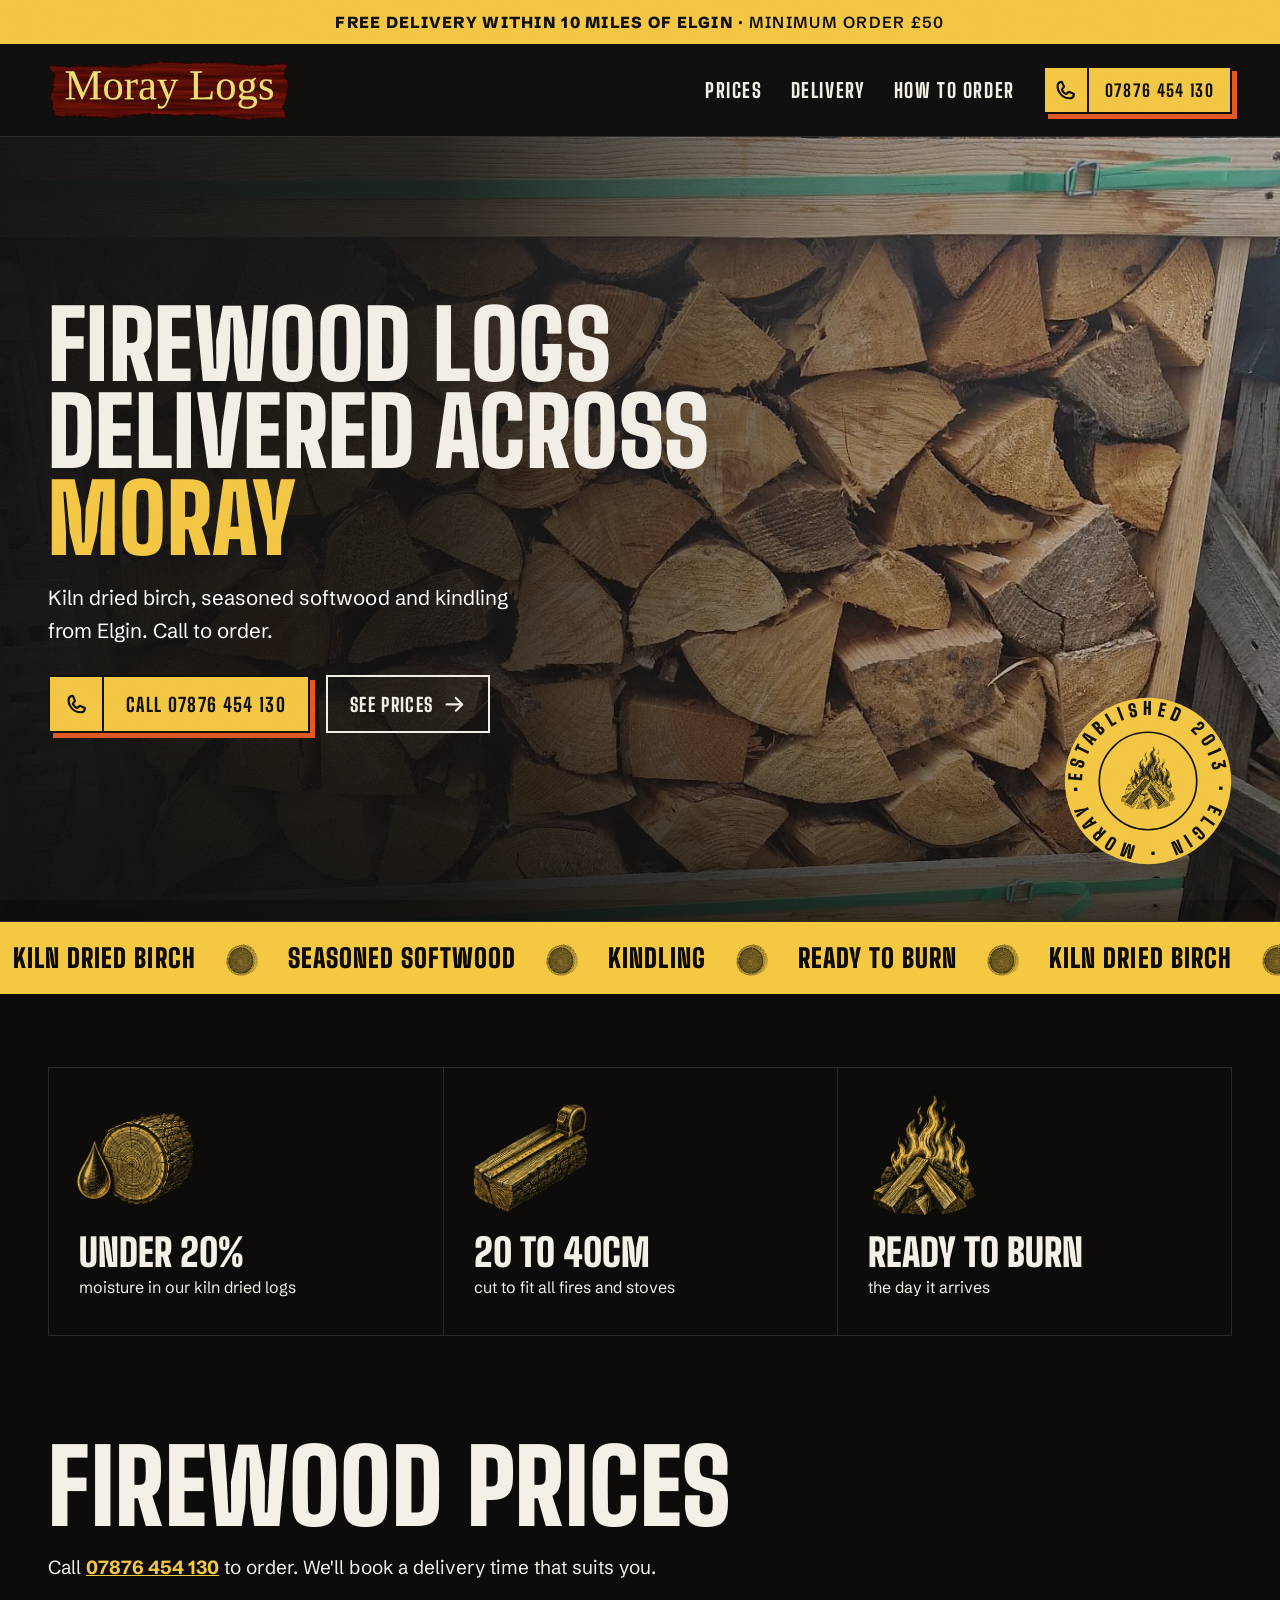
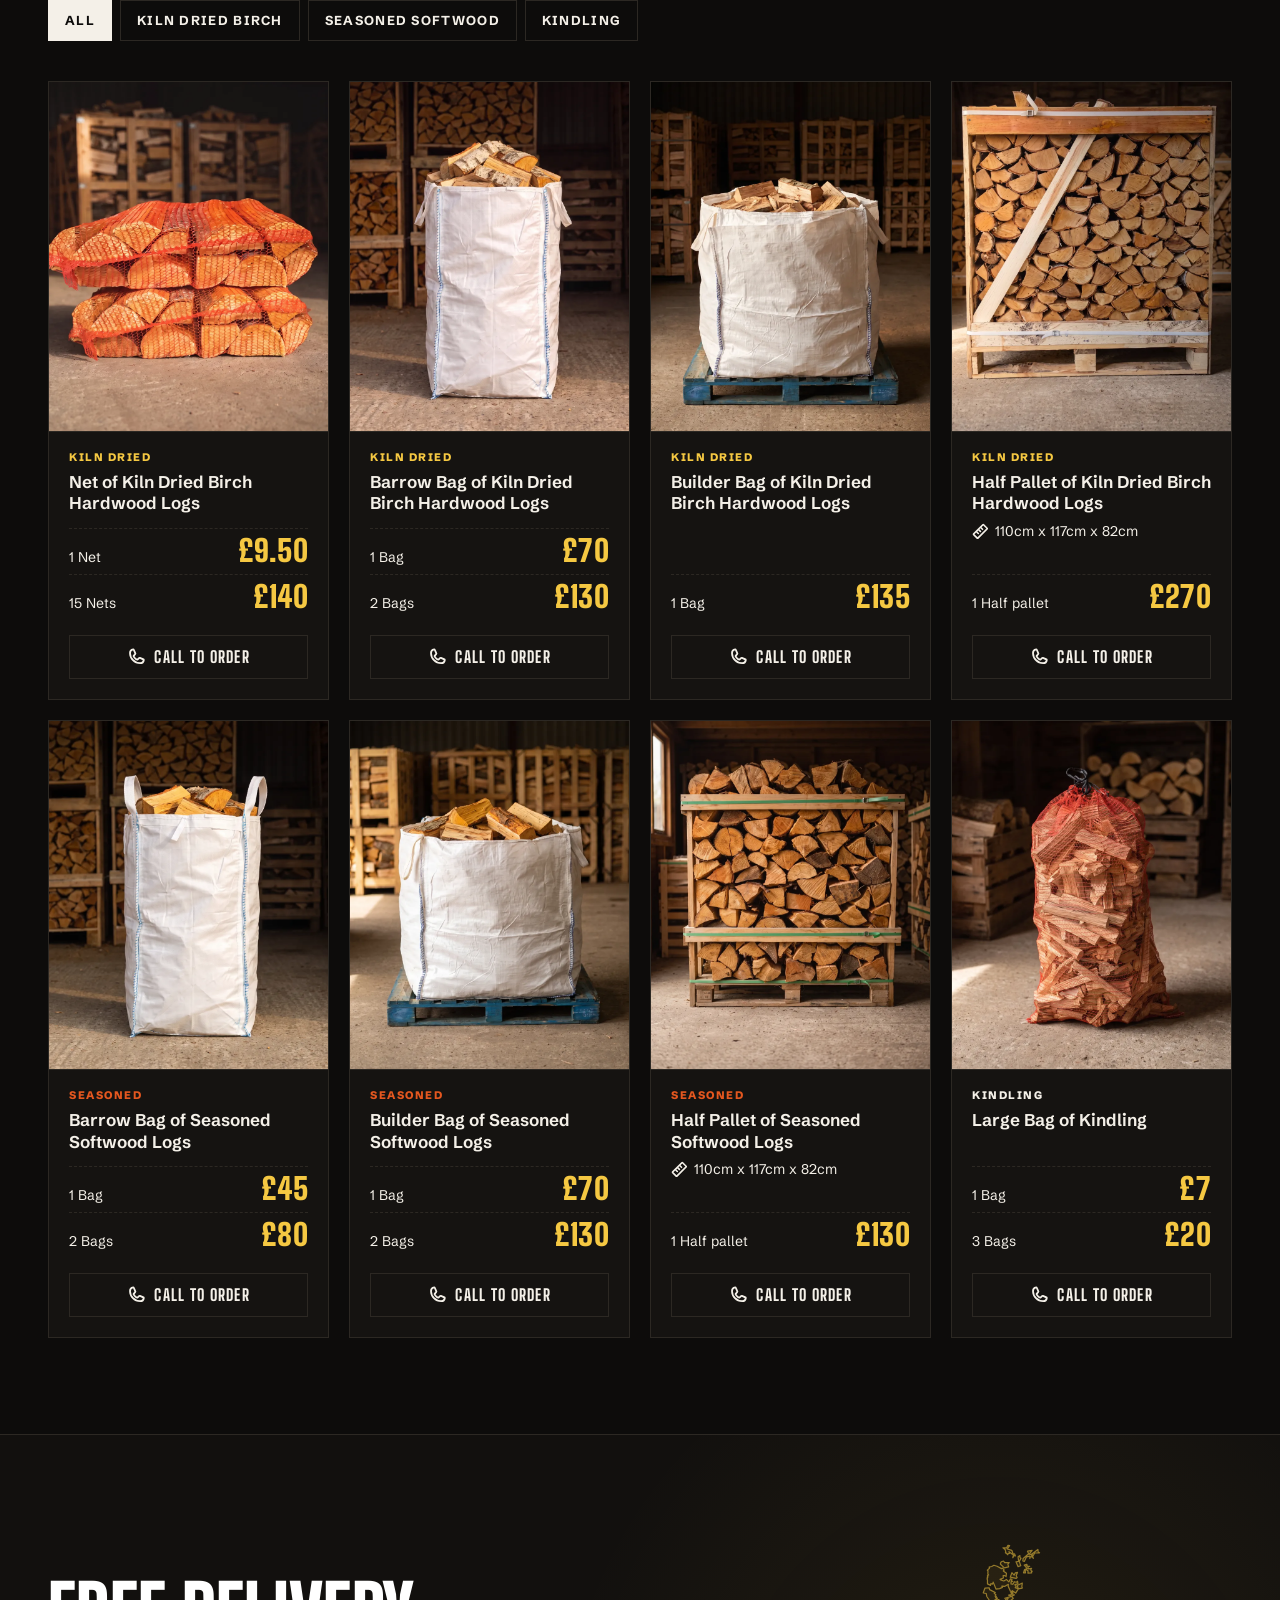
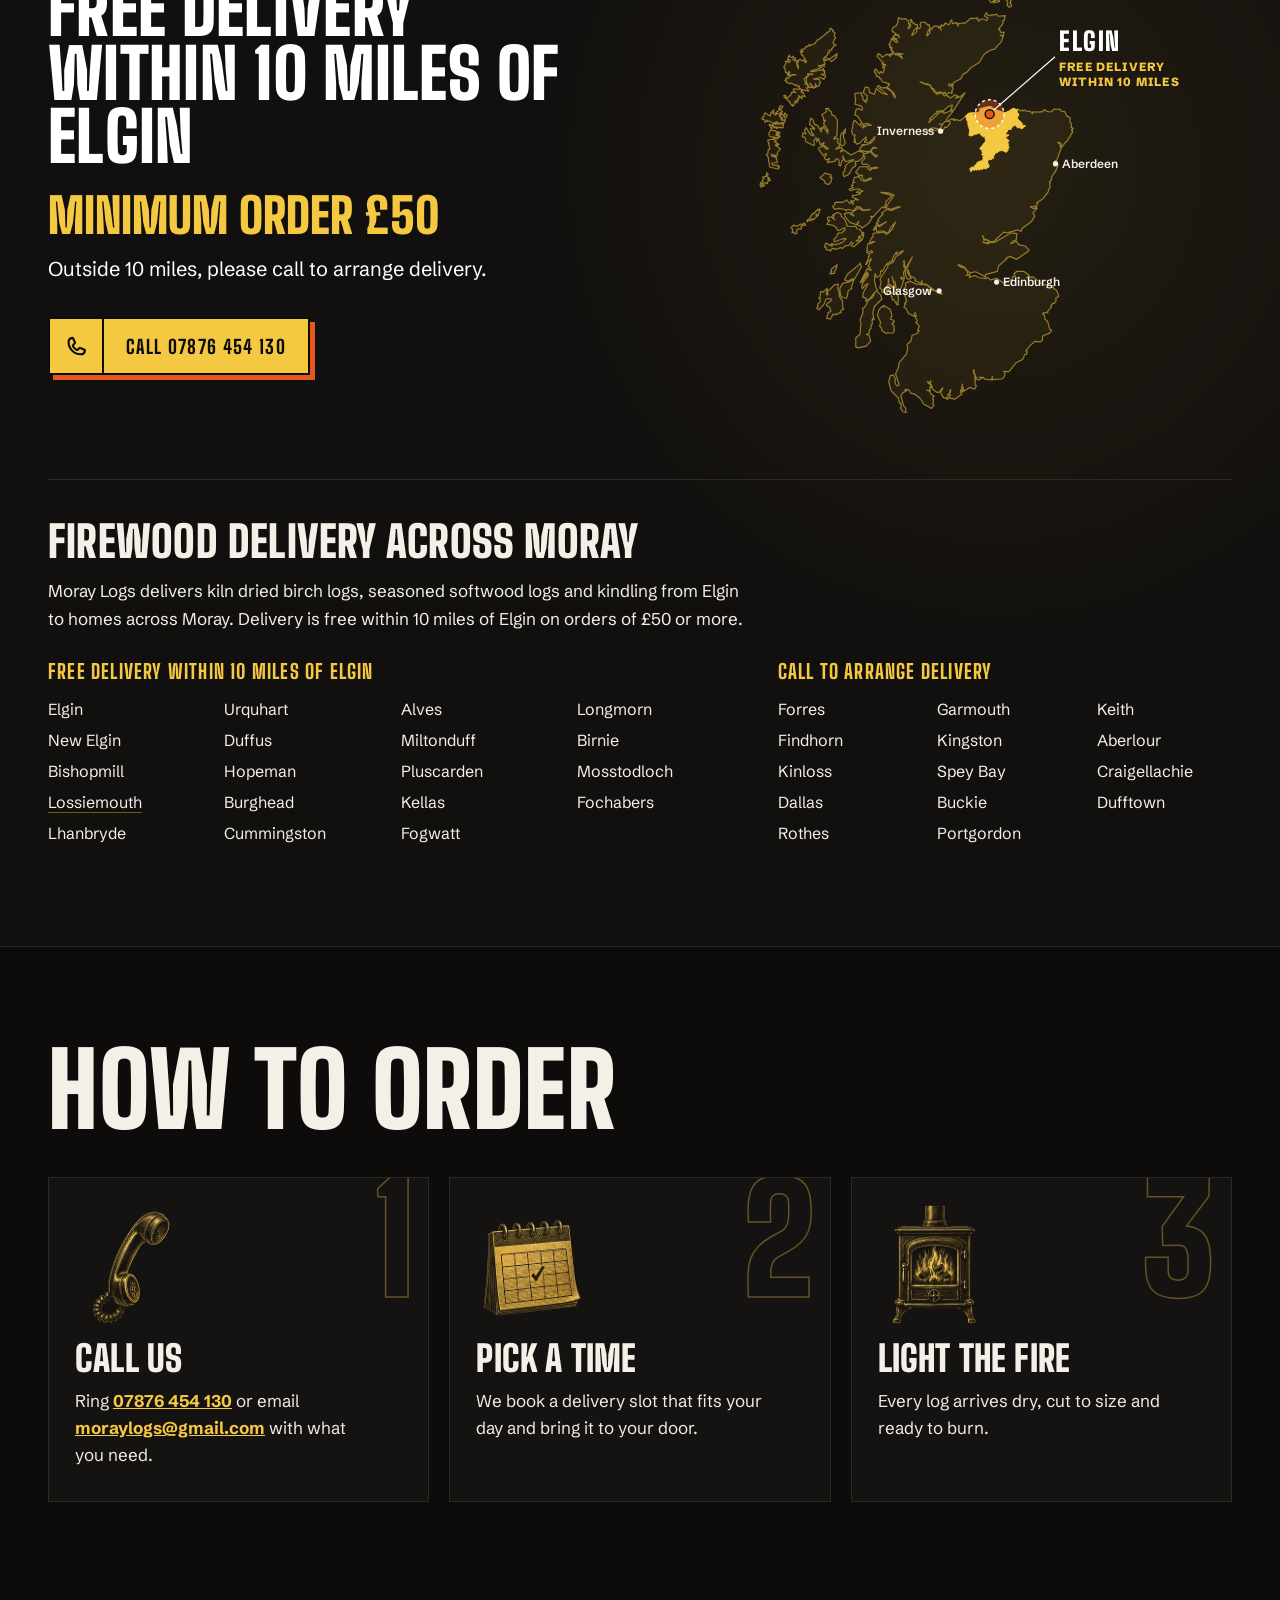
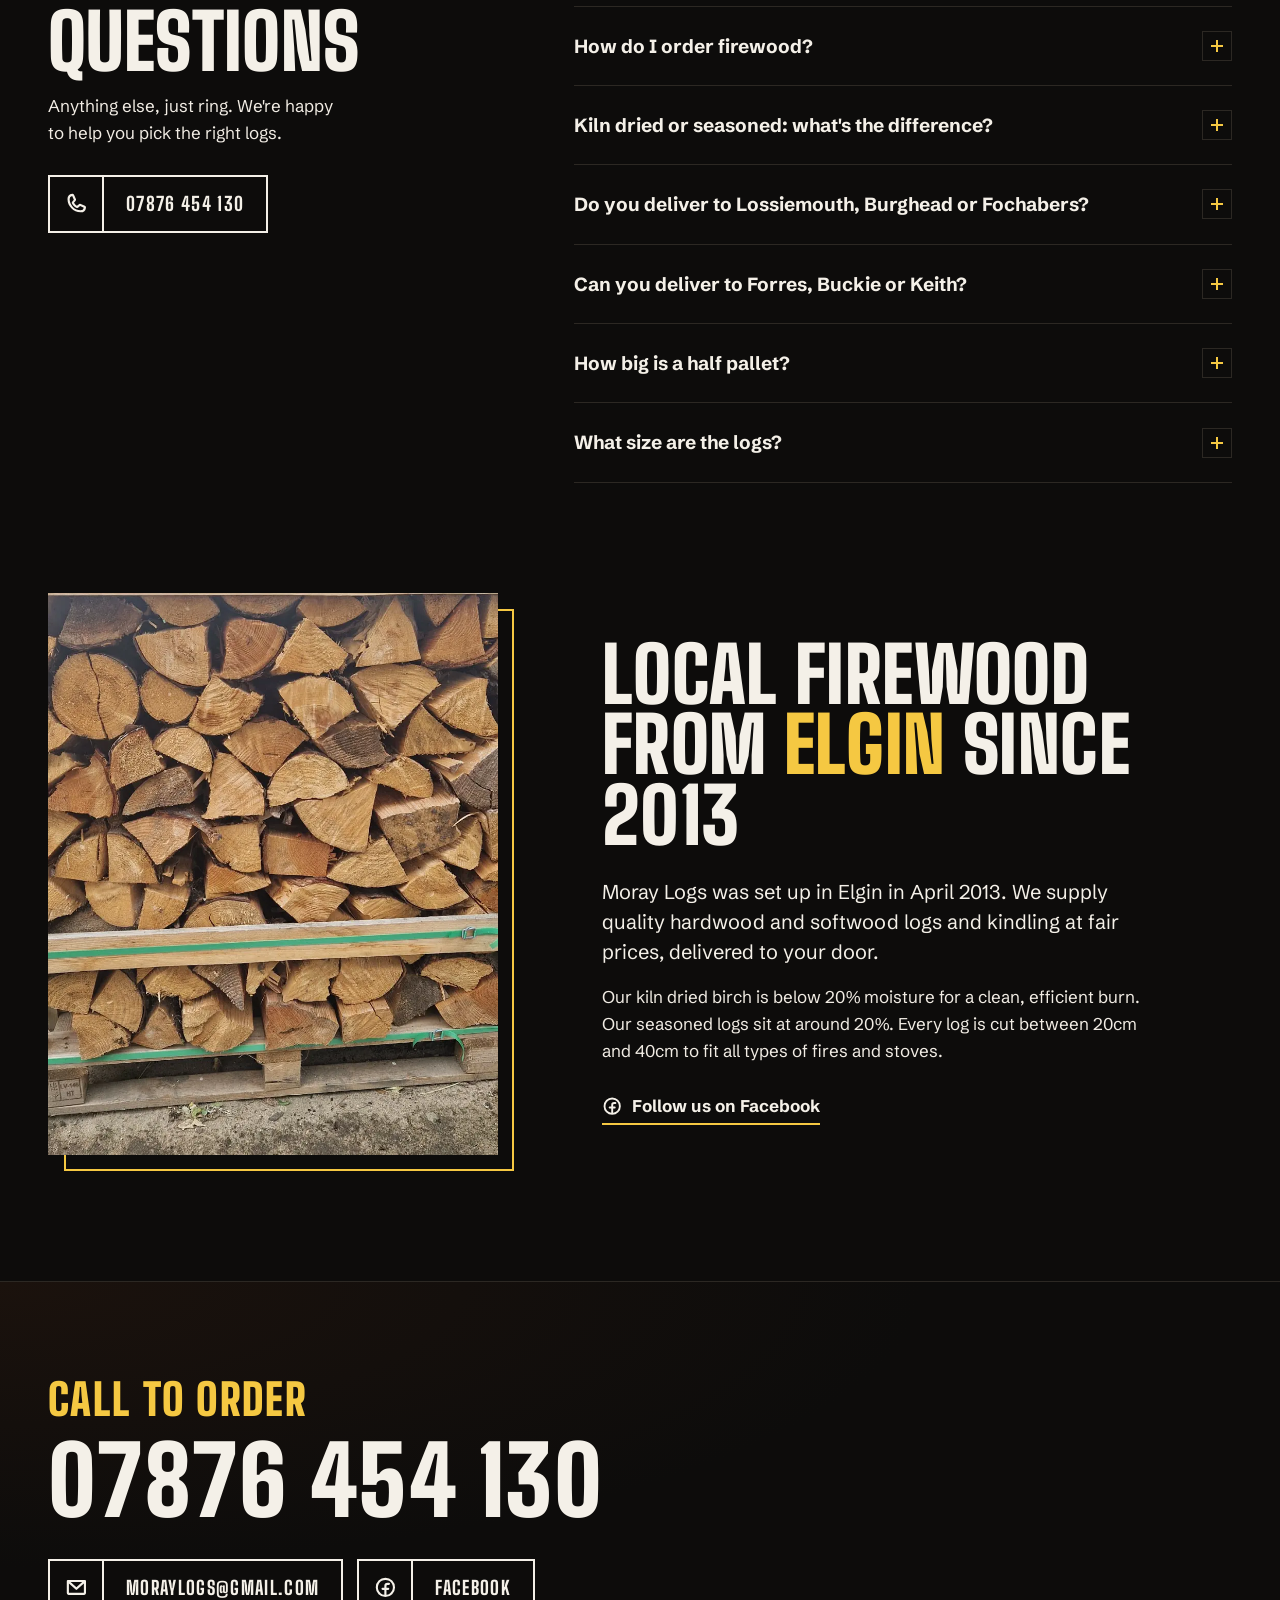
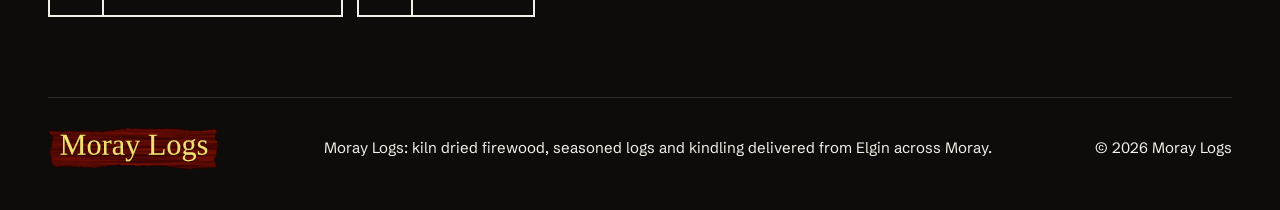
<file: index.html>
<!doctype html>
<html lang="en-GB">
<head>
<meta charset="utf-8">
<meta name="viewport" content="width=device-width, initial-scale=1">
<title>Firewood &amp; Kiln Dried Logs Elgin, Moray | Moray Logs</title>
<meta name="description" content="Kiln dried birch logs, seasoned softwood and kindling from Elgin. Free delivery within 10 miles, including Lossiemouth and Fochabers (min. order £50). Call 07876 454 130.">
<meta name="robots" content="noindex">
<link rel="canonical" href="https://onlyfoolsabroad-hash.github.io/moray-logs-preview/">
<meta name="theme-color" content="#0d0c0b">
<meta name="color-scheme" content="dark">
<meta name="geo.region" content="GB-MRY">
<meta name="geo.placename" content="Elgin">

<meta property="og:type" content="website">
<meta property="og:locale" content="en_GB">
<meta property="og:site_name" content="Moray Logs">
<meta property="og:title" content="Moray Logs | Firewood and kindling delivered across Moray">
<meta property="og:description" content="Kiln-dried birch, seasoned softwood and kindling from Elgin. Free delivery within 10 miles. Call 07876 454 130.">
<meta property="og:url" content="https://onlyfoolsabroad-hash.github.io/moray-logs-preview/">
<meta property="og:image" content="https://onlyfoolsabroad-hash.github.io/moray-logs-preview/images/og.jpg">
<meta property="og:image:width" content="1200">
<meta property="og:image:height" content="630">
<meta name="twitter:card" content="summary_large_image">

<link rel="icon" href="favicon.svg" type="image/svg+xml">
<link rel="apple-touch-icon" href="apple-touch-icon.png">
<link rel="preload" as="image" href="images/hero-wide.webp" media="(min-width:900px)" fetchpriority="high">
<link rel="preload" as="image" href="images/hero.webp" media="(max-width:899px)" fetchpriority="high">

<link rel="preconnect" href="https://fonts.googleapis.com">
<link rel="preconnect" href="https://fonts.gstatic.com" crossorigin>
<link href="https://fonts.googleapis.com/css2?family=Big+Shoulders+Display:wght@700;800;900&family=Schibsted+Grotesk:wght@400..800&display=swap" rel="stylesheet">

<script type="application/ld+json">
{
 "@context": "https://schema.org",
 "@graph": [
  {
   "@type": "LocalBusiness",
   "@id": "https://onlyfoolsabroad-hash.github.io/moray-logs-preview/#business",
   "name": "Moray Logs",
   "description": "Elgin-based supplier of kiln-dried birch hardwood logs, seasoned softwood logs and kindling, delivered across Moray.",
   "url": "https://onlyfoolsabroad-hash.github.io/moray-logs-preview/",
   "telephone": "+447876454130",
   "email": "moraylogs@gmail.com",
   "image": "https://onlyfoolsabroad-hash.github.io/moray-logs-preview/images/og.jpg",
   "logo": "https://onlyfoolsabroad-hash.github.io/moray-logs-preview/logo.png",
   "foundingDate": "2013-04",
   "priceRange": "£7 to £270",
   "currenciesAccepted": "GBP",
   "address": {
    "@type": "PostalAddress",
    "addressLocality": "Elgin",
    "addressRegion": "Moray",
    "addressCountry": "GB"
   },
   "areaServed": [
    {
     "@type": "Place",
     "name": "Elgin, Moray"
    },
    {
     "@type": "Place",
     "name": "New Elgin, Moray"
    },
    {
     "@type": "Place",
     "name": "Bishopmill, Moray"
    },
    {
     "@type": "Place",
     "name": "Lossiemouth, Moray"
    },
    {
     "@type": "Place",
     "name": "Lhanbryde, Moray"
    },
    {
     "@type": "Place",
     "name": "Urquhart, Moray"
    },
    {
     "@type": "Place",
     "name": "Duffus, Moray"
    },
    {
     "@type": "Place",
     "name": "Hopeman, Moray"
    },
    {
     "@type": "Place",
     "name": "Burghead, Moray"
    },
    {
     "@type": "Place",
     "name": "Cummingston, Moray"
    },
    {
     "@type": "Place",
     "name": "Alves, Moray"
    },
    {
     "@type": "Place",
     "name": "Miltonduff, Moray"
    },
    {
     "@type": "Place",
     "name": "Pluscarden, Moray"
    },
    {
     "@type": "Place",
     "name": "Kellas, Moray"
    },
    {
     "@type": "Place",
     "name": "Fogwatt, Moray"
    },
    {
     "@type": "Place",
     "name": "Longmorn, Moray"
    },
    {
     "@type": "Place",
     "name": "Birnie, Moray"
    },
    {
     "@type": "Place",
     "name": "Mosstodloch, Moray"
    },
    {
     "@type": "Place",
     "name": "Fochabers, Moray"
    },
    {
     "@type": "AdministrativeArea",
     "name": "Moray"
    }
   ],
   "sameAs": [
    "https://www.facebook.com/p/Moray-Logs-100042399476138/"
   ],
   "hasOfferCatalog": {
    "@type": "OfferCatalog",
    "name": "Firewood and kindling",
    "itemListElement": [
     {
      "@type": "Offer",
      "price": "9.50",
      "priceCurrency": "GBP",
      "itemOffered": {
       "@type": "Product",
       "name": "Net of Kiln Dried Birch Hardwood Logs"
      }
     },
     {
      "@type": "Offer",
      "price": "70",
      "priceCurrency": "GBP",
      "itemOffered": {
       "@type": "Product",
       "name": "Barrow Bag of Kiln Dried Birch Hardwood Logs"
      }
     },
     {
      "@type": "Offer",
      "price": "135",
      "priceCurrency": "GBP",
      "itemOffered": {
       "@type": "Product",
       "name": "Builder Bag of Kiln Dried Birch Hardwood Logs"
      }
     },
     {
      "@type": "Offer",
      "price": "270",
      "priceCurrency": "GBP",
      "itemOffered": {
       "@type": "Product",
       "name": "Half Pallet of Kiln Dried Birch Hardwood Logs"
      }
     },
     {
      "@type": "Offer",
      "price": "45",
      "priceCurrency": "GBP",
      "itemOffered": {
       "@type": "Product",
       "name": "Barrow Bag of Seasoned Softwood Logs"
      }
     },
     {
      "@type": "Offer",
      "price": "70",
      "priceCurrency": "GBP",
      "itemOffered": {
       "@type": "Product",
       "name": "Builder Bag of Seasoned Softwood Logs"
      }
     },
     {
      "@type": "Offer",
      "price": "130",
      "priceCurrency": "GBP",
      "itemOffered": {
       "@type": "Product",
       "name": "Half Pallet of Seasoned Softwood Logs"
      }
     },
     {
      "@type": "Offer",
      "price": "7",
      "priceCurrency": "GBP",
      "itemOffered": {
       "@type": "Product",
       "name": "Large Bag of Kindling"
      }
     }
    ]
   },
   "slogan": "Firewood logs delivered across Moray",
   "knowsAbout": [
    "Kiln dried firewood",
    "Birch hardwood logs",
    "Seasoned softwood logs",
    "Kindling",
    "Log delivery"
   ]
  },
  {
   "@type": "FAQPage",
   "mainEntity": [
    {
     "@type": "Question",
     "name": "How do I order firewood?",
     "acceptedAnswer": {
      "@type": "Answer",
      "text": "Call 07876 454 130 or email moraylogs@gmail.com. Tell us what you'd like and we'll book a delivery time that suits you."
     }
    },
    {
     "@type": "Question",
     "name": "Kiln dried or seasoned: what's the difference?",
     "acceptedAnswer": {
      "@type": "Answer",
      "text": "Our kiln dried birch hardwood is below 20% moisture for a clean, efficient burn. Our seasoned softwood is around 20%. Both are ready to burn on delivery."
     }
    },
    {
     "@type": "Question",
     "name": "Do you deliver to Lossiemouth, Burghead or Fochabers?",
     "acceptedAnswer": {
      "@type": "Answer",
      "text": "Yes. Delivery is free within 10 miles of Elgin on orders of £50 or more. That includes Lossiemouth, Lhanbryde, Hopeman, Burghead, Duffus and Fochabers."
     }
    },
    {
     "@type": "Question",
     "name": "Can you deliver to Forres, Buckie or Keith?",
     "acceptedAnswer": {
      "@type": "Answer",
      "text": "Those are outside our 10 mile free delivery area. Call 07876 454 130 and we'll arrange delivery."
     }
    },
    {
     "@type": "Question",
     "name": "How big is a half pallet?",
     "acceptedAnswer": {
      "@type": "Answer",
      "text": "110cm x 117cm x 82cm."
     }
    },
    {
     "@type": "Question",
     "name": "What size are the logs?",
     "acceptedAnswer": {
      "@type": "Answer",
      "text": "Between 20cm and 40cm, to fit all types of fires and stoves."
     }
    }
   ]
  }
 ]
}
</script>

<link rel="stylesheet" href="styles.css">
<script>document.documentElement.classList.add('js')</script>
</head>
<body>

<svg width="0" height="0" style="position:absolute" aria-hidden="true">
<symbol id="i-phone" viewBox="0 0 256 256" fill="currentColor"><path d="M224,154.8l-47.09-21.11-.18-.08a19.94,19.94,0,0,0-19,1.75,13.08,13.08,0,0,0-1.12.84l-22.31,19c-13-7.05-26.43-20.37-33.49-33.21l19.06-22.66a11.76,11.76,0,0,0,.85-1.15,20,20,0,0,0,1.66-18.83,1.42,1.42,0,0,1-.08-.18L101.2,32A20.06,20.06,0,0,0,80.42,20.15,60.27,60.27,0,0,0,28,80c0,81.61,66.39,148,148,148a60.27,60.27,0,0,0,59.85-52.42A20.06,20.06,0,0,0,224,154.8ZM176,204A124.15,124.15,0,0,1,52,80,36.29,36.29,0,0,1,80.48,44.46l18.82,42L80.14,109.28a12,12,0,0,0-.86,1.16A20,20,0,0,0,78,130.08c9.42,19.28,28.83,38.56,48.31,48A20,20,0,0,0,146,176.63a11.63,11.63,0,0,0,1.11-.85l22.43-19.07,42,18.81A36.29,36.29,0,0,1,176,204Z"/></symbol>
<symbol id="i-envelope-simple" viewBox="0 0 256 256" fill="currentColor"><path d="M224,44H32A12,12,0,0,0,20,56V192a20,20,0,0,0,20,20H216a20,20,0,0,0,20-20V56A12,12,0,0,0,224,44ZM193.15,68,128,127.72,62.85,68ZM44,188V83.28l75.89,69.57a12,12,0,0,0,16.22,0L212,83.28V188Z"/></symbol>
<symbol id="i-facebook-logo" viewBox="0 0 256 256" fill="currentColor"><path d="M128,20A108,108,0,1,0,236,128,108.12,108.12,0,0,0,128,20Zm12,191.13V156h20a12,12,0,0,0,0-24H140V112a12,12,0,0,1,12-12h16a12,12,0,0,0,0-24H152a36,36,0,0,0-36,36v20H96a12,12,0,0,0,0,24h20v55.13a84,84,0,1,1,24,0Z"/></symbol>
<symbol id="i-ruler" viewBox="0 0 256 256" fill="currentColor"><path d="M238.15,70.54,185.46,17.86a20,20,0,0,0-28.29,0L17.85,157.17a20,20,0,0,0,0,28.29l52.69,52.68a20,20,0,0,0,28.29,0L238.15,98.83A20,20,0,0,0,238.15,70.54ZM84.68,218.34l-47-47L64,145l23.52,23.52a12,12,0,0,0,17-17L81,128l15-15,23.51,23.52a12,12,0,0,0,17-17L113,96l15-15,23.52,23.52a12,12,0,0,0,17-17L145,64l26.35-26.34,47,47Z"/></symbol>
<symbol id="i-arrow-right" viewBox="0 0 256 256" fill="currentColor"><path d="M224.49,136.49l-72,72a12,12,0,0,1-17-17L187,140H40a12,12,0,0,1,0-24H187L135.51,64.48a12,12,0,0,1,17-17l72,72A12,12,0,0,1,224.49,136.49Z"/></symbol>
</svg>

<div class="note">
  <div class="wrap"><span><b>Free delivery within 10 miles of Elgin</b><span class="sep"> · </span><span class="min">Minimum order £50</span></span></div>
</div>

<header class="bar">
  <div class="wrap">
    <a class="logo" href="#top" aria-label="Moray Logs home"><img src="logo.svg" width="682" height="174" alt="Moray Logs"></a>
    <nav class="nav" aria-label="Main">
      <a class="l keep" href="#prices">Prices</a>
      <a class="l" href="#delivery">Delivery</a>
      <a class="l" href="#order">How to order</a>
      <a class="btn btn-gold btn-sm" href="tel:+447876454130"><span class="ic"><svg class="icon" aria-hidden="true"><use href="#i-phone"/></svg></span><span class="lb">07876 454 130</span></a>
    </nav>
  </div>
</header>

<main id="top">
  <section class="hero">
    <picture><source media="(max-width:899px)" srcset="images/hero.webp" width="960" height="1091"><img class="hero-bg" src="images/hero-wide.webp" width="1500" height="900" fetchpriority="high" alt="Split softwood logs stacked in a crate at Moray Logs, Elgin"></picture>
    <div class="wrap hero-in">
      <div>
        <h1>Firewood logs delivered across <span>Moray</span></h1>
        <p class="lede">Kiln dried birch, seasoned softwood and kindling from Elgin. Call to order.</p>
        <div class="ctas">
          <a class="btn btn-gold" href="tel:+447876454130"><span class="ic"><svg class="icon" aria-hidden="true"><use href="#i-phone"/></svg></span><span class="lb">Call 07876 454 130</span></a>
          <a class="btn btn-line" href="#prices"><span class="lb">See prices <svg class="icon" aria-hidden="true"><use href="#i-arrow-right"/></svg></span></a>
        </div>
      </div>
    </div>
    <div class="badge" aria-hidden="true">
      <svg viewBox="0 0 200 200">
        <circle cx="100" cy="100" r="99" fill="#f5c842"/>
        <circle cx="100" cy="100" r="58" fill="none" stroke="#0d0c0b" stroke-width="2"/>
        <defs><path id="ring" d="M100,100 m-78,0 a78,78 0 1,1 156,0 a78,78 0 1,1 -156,0"/></defs>
        <g class="spin"><text font-family="Big Shoulders Display, Impact, sans-serif" font-weight="900" font-size="21" letter-spacing="3" fill="#0d0c0b"><textPath href="#ring" textLength="486">ESTABLISHED 2013 • ELGIN • MORAY •</textPath></text></g>
        <image href="images/icons/fire-dark.webp" x="61" y="58" width="78" height="78"/>
      </svg>
    </div>
  </section>

  <div class="marquee" aria-hidden="true">
    <div class="track">
      <span>Kiln dried birch<img src="images/icons/logend-dark.webp" width="40" height="40" alt="">Seasoned softwood<img src="images/icons/logend-dark.webp" width="40" height="40" alt="">Kindling<img src="images/icons/logend-dark.webp" width="40" height="40" alt="">Ready to burn<img src="images/icons/logend-dark.webp" width="40" height="40" alt=""></span>
      <span>Kiln dried birch<img src="images/icons/logend-dark.webp" width="40" height="40" alt="">Seasoned softwood<img src="images/icons/logend-dark.webp" width="40" height="40" alt="">Kindling<img src="images/icons/logend-dark.webp" width="40" height="40" alt="">Ready to burn<img src="images/icons/logend-dark.webp" width="40" height="40" alt=""></span>
    </div>
  </div>

  <section class="features" aria-label="Why Moray Logs">
    <div class="wrap">
      <ul class="feat reveal">
        <li><img class="art" src="images/icons/moisture.webp" width="256" height="256" alt="" loading="lazy"><b>Under 20%</b><span>moisture in our kiln dried logs</span></li>
        <li><img class="art" src="images/icons/measure.webp" width="256" height="256" alt="" loading="lazy"><b>20 to 40cm</b><span>cut to fit all fires and stoves</span></li>
        <li><img class="art" src="images/icons/fire.webp" width="256" height="256" alt="" loading="lazy"><b>Ready to burn</b><span>the day it arrives</span></li>
      </ul>
    </div>
  </section>

  <section class="prices" id="prices" aria-labelledby="prices-h">
    <div class="wrap">
      <div class="head">
        <h2 id="prices-h">Firewood prices</h2>
        <p>Call <a href="tel:+447876454130">07876 454 130</a> to order. We'll book a delivery time that suits you.</p>
        <div class="tabs" role="group" aria-label="Filter products" hidden>
          <button type="button" aria-pressed="true" data-f="all">All</button>
          <button type="button" aria-pressed="false" data-f="birch">Kiln dried birch</button>
          <button type="button" aria-pressed="false" data-f="soft">Seasoned softwood</button>
          <button type="button" aria-pressed="false" data-f="kind">Kindling</button>
        </div>
      </div>

      <div class="cards">
        <article class="card reveal" data-cat="birch">
          <figure><img src="images/p-net-birch.webp" width="900" height="1117" loading="lazy" alt="Net of kiln dried birch hardwood logs"></figure>
          <div class="cbody">
            <span class="chip c-birch">Kiln dried</span>
            <h3>Net of Kiln Dried Birch Hardwood Logs</h3>
            <dl class="price"><div><dt>1 Net</dt><dd>£9.50</dd></div><div><dt>15 Nets</dt><dd>£140</dd></div></dl>
            <a class="order" href="tel:+447876454130"><svg class="icon" aria-hidden="true"><use href="#i-phone"/></svg>Call to order</a>
          </div>
        </article>
        <article class="card reveal" data-cat="birch">
          <figure><img src="images/p-barrow-birch.webp" width="900" height="1117" loading="lazy" alt="Barrow bag of kiln dried birch hardwood logs"></figure>
          <div class="cbody">
            <span class="chip c-birch">Kiln dried</span>
            <h3>Barrow Bag of Kiln Dried Birch Hardwood Logs</h3>
            <dl class="price"><div><dt>1 Bag</dt><dd>£70</dd></div><div><dt>2 Bags</dt><dd>£130</dd></div></dl>
            <a class="order" href="tel:+447876454130"><svg class="icon" aria-hidden="true"><use href="#i-phone"/></svg>Call to order</a>
          </div>
        </article>
        <article class="card reveal" data-cat="birch">
          <figure><img src="images/p-builder-birch.webp" width="900" height="1117" loading="lazy" alt="Builder bag of kiln dried birch hardwood logs"></figure>
          <div class="cbody">
            <span class="chip c-birch">Kiln dried</span>
            <h3>Builder Bag of Kiln Dried Birch Hardwood Logs</h3>
            <dl class="price"><div><dt>1 Bag</dt><dd>£135</dd></div></dl>
            <a class="order" href="tel:+447876454130"><svg class="icon" aria-hidden="true"><use href="#i-phone"/></svg>Call to order</a>
          </div>
        </article>
        <article class="card reveal" data-cat="birch">
          <figure><img src="images/p-halfpallet-birch.webp" width="900" height="1117" loading="lazy" alt="Half pallet crate of kiln dried birch hardwood logs"></figure>
          <div class="cbody">
            <span class="chip c-birch">Kiln dried</span>
            <h3>Half Pallet of Kiln Dried Birch Hardwood Logs</h3>
            <p class="size"><svg class="icon" aria-hidden="true"><use href="#i-ruler"/></svg>110cm x 117cm x 82cm</p>
            <dl class="price"><div><dt>1 Half pallet</dt><dd>£270</dd></div></dl>
            <a class="order" href="tel:+447876454130"><svg class="icon" aria-hidden="true"><use href="#i-phone"/></svg>Call to order</a>
          </div>
        </article>
        <article class="card reveal" data-cat="soft">
          <figure><img src="images/p-barrow-softwood.webp" width="900" height="1117" loading="lazy" alt="Barrow bag of seasoned softwood logs"></figure>
          <div class="cbody">
            <span class="chip c-soft">Seasoned</span>
            <h3>Barrow Bag of Seasoned Softwood Logs</h3>
            <dl class="price"><div><dt>1 Bag</dt><dd>£45</dd></div><div><dt>2 Bags</dt><dd>£80</dd></div></dl>
            <a class="order" href="tel:+447876454130"><svg class="icon" aria-hidden="true"><use href="#i-phone"/></svg>Call to order</a>
          </div>
        </article>
        <article class="card reveal" data-cat="soft">
          <figure><img src="images/p-builder-softwood.webp" width="900" height="1117" loading="lazy" alt="Builder bag of seasoned softwood logs"></figure>
          <div class="cbody">
            <span class="chip c-soft">Seasoned</span>
            <h3>Builder Bag of Seasoned Softwood Logs</h3>
            <dl class="price"><div><dt>1 Bag</dt><dd>£70</dd></div><div><dt>2 Bags</dt><dd>£130</dd></div></dl>
            <a class="order" href="tel:+447876454130"><svg class="icon" aria-hidden="true"><use href="#i-phone"/></svg>Call to order</a>
          </div>
        </article>
        <article class="card reveal" data-cat="soft">
          <figure><img src="images/p-halfpallet-softwood.webp" width="900" height="1117" loading="lazy" alt="Half pallet crate of seasoned softwood logs"></figure>
          <div class="cbody">
            <span class="chip c-soft">Seasoned</span>
            <h3>Half Pallet of Seasoned Softwood Logs</h3>
            <p class="size"><svg class="icon" aria-hidden="true"><use href="#i-ruler"/></svg>110cm x 117cm x 82cm</p>
            <dl class="price"><div><dt>1 Half pallet</dt><dd>£130</dd></div></dl>
            <a class="order" href="tel:+447876454130"><svg class="icon" aria-hidden="true"><use href="#i-phone"/></svg>Call to order</a>
          </div>
        </article>
        <article class="card reveal" data-cat="kind">
          <figure><img src="images/p-kindling.webp" width="900" height="1117" loading="lazy" alt="Large net bag of kindling"></figure>
          <div class="cbody">
            <span class="chip c-kind">Kindling</span>
            <h3>Large Bag of Kindling</h3>
            <dl class="price"><div><dt>1 Bag</dt><dd>£7</dd></div><div><dt>3 Bags</dt><dd>£20</dd></div></dl>
            <a class="order" href="tel:+447876454130"><svg class="icon" aria-hidden="true"><use href="#i-phone"/></svg>Call to order</a>
          </div>
        </article>
      </div>
    </div>
  </section>

  <section class="delivery" id="delivery" aria-labelledby="delivery-h">
    <div class="wrap">
      <div class="dl-top">
        <div class="reveal">
          <h2 id="delivery-h">Free delivery within 10 miles of Elgin</h2>
          <p class="min">Minimum order £50</p>
          <p class="sub">Outside 10 miles, please call to arrange delivery.</p>
          <a class="btn btn-gold" href="tel:+447876454130"><span class="ic"><svg class="icon" aria-hidden="true"><use href="#i-phone"/></svg></span><span class="lb">Call 07876 454 130</span></a>
        </div>
        <svg class="scot reveal" viewBox="-10 -10 525 497" role="img" aria-label="Map of Scotland showing Moray and Elgin, with the 10 mile free delivery area around Elgin">
<path d="M65.5,234.0L67.0,235.7L65.4,237.5L68.4,239.7L66.4,239.7L67.5,240.4L67.6,239.9L68.0,239.9L69.3,241.9L67.5,240.5L66.9,240.7L67.8,242.1L66.8,242.3L66.6,243.7L65.8,243.7L66.1,245.0L62.4,244.1L60.3,245.9L63.1,246.4L63.3,246.8L59.7,248.7L59.3,247.7L60.4,247.2L58.7,246.5L58.8,245.1L60.8,245.2L59.2,244.3L61.6,242.5L61.2,241.2L62.6,239.5L61.9,238.9L61.1,238.6L64.9,237.5L65.5,234.0ZM72.0,200.2L75.2,202.0L73.5,202.7L76.8,204.9L75.0,204.9L75.2,205.4L75.8,205.7L76.8,205.2L76.3,205.7L77.1,205.7L77.2,205.2L77.8,205.0L77.3,206.3L75.4,206.6L75.5,207.1L73.8,206.1L79.4,210.0L76.1,213.8L76.6,215.0L75.3,217.4L73.4,217.3L74.4,217.1L73.8,216.3L73.2,215.9L71.6,216.8L70.1,215.3L70.2,216.4L70.8,217.3L72.5,217.5L72.2,217.1L73.1,216.9L72.8,217.2L73.5,218.3L75.6,219.1L75.3,220.5L76.5,223.5L70.5,224.5L71.0,224.6L70.6,224.8L71.7,226.3L76.4,226.3L76.6,228.0L76.8,228.1L76.9,228.0L77.2,227.2L78.3,228.1L77.4,230.3L68.5,228.5L66.8,218.1L64.9,215.8L66.4,215.2L67.0,211.0L68.7,210.1L66.5,201.0L72.0,200.2ZM71.9,191.5L74.1,191.4L75.3,193.5L75.9,193.3L76.1,192.2L78.9,193.8L77.0,193.7L76.7,194.8L78.0,195.2L76.7,195.2L76.3,194.5L76.2,195.9L75.4,194.8L74.4,196.0L76.4,196.9L76.6,196.6L77.2,196.9L77.5,196.9L77.7,196.9L77.8,196.8L76.6,196.5L76.5,196.1L77.6,196.4L78.1,196.2L78.9,197.4L77.7,197.2L78.8,198.0L76.0,198.6L76.8,199.7L73.7,198.3L72.7,198.1L72.7,198.4L75.0,199.1L75.5,200.0L74.0,198.9L73.3,200.0L71.1,197.7L68.5,197.6L67.4,194.5L69.9,190.6L71.9,191.5ZM81.9,167.1L79.2,170.8L81.4,172.2L79.8,173.7L80.9,174.0L78.3,173.8L78.2,174.1L82.4,175.9L84.4,175.0L83.2,174.0L83.6,173.6L84.8,175.2L86.4,175.8L84.4,179.1L82.7,177.3L83.5,176.4L79.7,175.2L77.9,176.0L79.6,176.7L78.7,177.7L79.5,178.4L80.2,178.2L81.6,178.6L79.9,178.7L81.4,180.2L80.5,179.4L79.9,180.1L81.0,180.3L79.7,180.5L81.6,181.2L84.4,180.5L83.5,183.2L75.8,184.5L75.8,184.3L75.2,183.9L76.3,184.0L76.4,183.0L75.9,182.5L74.1,183.6L75.1,183.9L75.0,184.4L74.0,184.0L74.0,183.7L73.8,183.7L73.8,183.2L73.7,183.1L73.6,183.1L73.2,184.4L74.4,185.3L74.4,184.5L80.9,185.1L82.5,184.5L81.9,188.2L80.6,188.5L81.9,188.5L81.7,188.9L77.8,187.9L79.1,188.9L77.0,188.4L76.3,189.1L75.3,187.6L74.3,187.9L74.9,188.2L75.5,188.9L75.6,189.2L75.5,189.6L75.5,189.3L75.2,189.3L75.4,189.1L74.8,188.3L72.8,187.7L73.7,188.7L72.8,189.0L72.1,186.3L71.1,185.7L70.4,190.1L69.7,189.6L69.4,187.9L67.8,185.5L67.9,184.9L68.8,186.3L72.9,184.4L65.8,181.1L66.5,182.0L63.5,183.0L63.6,180.8L60.0,179.6L61.5,179.4L61.9,177.9L61.2,177.6L62.6,177.1L63.5,173.6L69.0,176.8L69.4,174.0L72.7,170.4L72.2,171.9L72.8,173.2L71.5,174.0L74.4,175.8L74.2,174.6L75.2,175.1L76.6,174.3L74.8,173.3L79.9,169.6L77.4,169.4L79.0,166.4L81.9,167.1ZM103.4,284.7L104.9,286.9L100.5,287.5L100.0,288.6L101.0,289.3L100.4,289.7L100.1,291.0L96.6,291.0L95.5,292.6L95.9,295.1L94.7,295.8L94.6,295.7L94.3,295.5L93.5,295.5L92.6,294.0L90.9,294.7L91.5,293.1L91.3,291.0L90.6,289.5L89.9,289.6L92.5,287.0L96.5,288.0L99.2,285.8L101.8,286.2L103.4,284.7ZM119.4,271.1L117.1,277.7L115.2,275.9L115.8,278.5L113.5,280.4L113.5,281.2L111.6,280.9L111.1,282.3L110.3,280.6L109.6,282.5L107.4,281.7L106.8,283.6L105.7,282.3L108.6,280.5L111.0,276.1L114.5,273.9L115.4,272.2L116.2,272.3L116.2,271.7L116.4,272.0L116.5,271.8L116.6,272.0L116.7,272.0L117.1,271.6L117.1,271.6L116.9,271.3L117.5,271.7L117.4,270.8L118.5,271.2L118.7,270.7L119.4,271.1ZM130.1,88.2L130.7,88.6L130.5,88.8L131.1,89.3L131.7,89.7L132.1,89.8L132.2,89.7L132.0,90.2L132.2,90.4L132.3,90.3L132.3,90.3L132.4,90.3L132.0,90.6L132.0,90.9L132.3,91.3L132.6,91.4L132.5,91.5L133.0,91.5L133.1,92.2L134.5,93.2L133.6,95.2L135.2,98.1L134.0,99.0L132.4,103.0L135.5,105.6L133.8,105.8L133.5,106.0L130.9,109.2L131.1,110.3L128.1,110.6L129.1,112.8L127.7,113.2L127.1,112.8L127.0,112.9L126.9,115.4L123.7,117.4L128.8,119.2L136.8,113.7L135.9,115.2L136.3,115.8L135.7,116.2L135.3,117.0L135.3,117.2L136.0,117.7L130.8,121.9L128.5,119.3L125.1,121.0L124.7,119.5L123.0,119.2L123.0,119.0L123.1,119.0L123.2,118.4L122.7,119.1L122.8,120.0L123.4,121.0L124.2,120.7L123.2,121.9L124.3,124.6L121.2,125.1L121.3,126.1L124.2,126.7L117.5,125.6L118.8,127.2L121.0,127.8L109.8,131.4L110.3,132.1L111.2,131.3L111.1,131.5L111.3,131.6L111.3,132.0L111.3,132.0L112.9,131.0L113.4,132.0L118.6,130.2L120.8,130.9L122.6,128.8L122.6,129.2L122.9,129.9L122.3,129.5L122.4,130.0L123.4,130.6L122.5,130.7L122.7,131.4L123.8,130.7L123.6,131.4L123.6,131.9L124.2,132.3L123.6,133.1L124.4,134.2L120.4,135.0L124.8,135.9L124.4,138.0L123.2,139.0L123.3,139.8L119.3,137.9L112.8,139.5L118.6,139.8L119.9,143.3L118.8,143.7L118.6,146.1L116.0,147.2L114.5,144.0L115.0,148.0L113.1,147.4L113.2,148.9L109.1,143.4L111.3,148.1L108.9,148.1L105.7,143.1L105.5,138.6L108.2,135.6L108.4,134.4L110.5,135.2L112.4,134.5L106.5,134.1L107.8,135.2L102.9,139.5L105.0,143.7L103.7,144.6L105.9,144.6L107.6,148.1L105.5,148.3L108.1,151.6L100.5,150.1L101.5,151.8L100.1,151.6L100.5,153.1L102.2,153.1L104.2,157.2L100.9,156.4L101.2,159.4L98.3,156.4L97.3,156.5L98.9,158.4L97.3,158.6L97.6,160.5L96.2,159.8L96.8,162.5L95.5,162.5L96.0,162.1L94.7,161.5L94.0,161.7L95.4,163.4L93.6,163.6L93.1,164.4L92.9,166.0L91.0,165.5L91.7,167.1L88.4,163.2L88.5,162.7L88.8,163.0L89.1,163.0L89.1,162.9L82.9,157.4L83.1,156.8L82.6,156.1L83.6,156.1L84.1,155.7L85.7,158.9L90.0,155.3L90.3,153.0L95.0,153.0L92.0,151.2L92.7,149.4L100.0,149.8L97.1,147.4L98.6,147.0L98.1,146.4L94.5,146.2L95.2,144.8L94.1,145.8L89.9,143.3L88.6,144.6L86.7,142.8L85.5,143.1L85.0,140.4L83.6,141.0L84.8,139.9L85.0,139.3L84.8,138.8L85.4,137.8L86.8,139.0L90.2,135.8L94.9,135.0L90.9,135.1L87.2,136.4L86.4,135.4L88.7,134.5L86.6,134.3L88.7,132.8L88.3,131.8L86.3,133.9L85.6,133.1L84.7,132.8L84.4,132.9L84.4,130.9L83.7,129.8L83.9,128.9L83.7,128.4L82.5,127.6L85.0,123.5L84.2,121.5L86.8,121.8L87.0,121.3L87.5,122.8L89.5,121.5L88.2,119.8L86.3,120.3L87.1,119.0L87.2,116.6L88.6,115.4L88.4,116.6L91.2,117.9L92.0,116.3L93.0,118.0L94.5,118.0L94.7,119.5L91.9,119.5L93.5,121.2L95.7,121.1L95.9,124.8L96.5,127.1L97.6,128.8L97.3,126.7L96.4,123.5L96.0,123.6L97.0,122.6L96.4,121.8L96.6,121.5L96.6,120.9L96.7,121.5L97.5,121.7L97.4,120.5L97.4,120.6L97.6,120.8L97.9,119.9L98.5,120.2L99.2,119.4L101.7,121.1L103.5,120.6L104.3,123.2L105.8,121.4L102.9,120.0L104.2,119.4L104.0,118.5L103.1,118.2L102.2,116.2L100.7,115.2L101.4,115.0L100.3,114.7L100.4,114.0L99.8,112.6L100.5,112.7L102.3,111.6L99.2,111.5L100.4,110.9L100.6,110.7L100.6,110.3L100.5,110.2L100.6,110.1L101.0,110.2L100.5,109.4L103.1,109.3L104.2,108.5L103.9,108.0L104.5,107.9L105.0,107.2L104.8,107.0L105.1,107.2L105.5,107.1L106.0,106.2L106.8,106.7L106.8,106.1L107.5,106.0L107.8,105.7L107.9,104.9L108.5,104.9L108.9,104.4L109.2,104.7L109.0,105.5L109.3,105.9L114.5,103.3L116.1,100.1L117.3,100.0L125.0,94.0L125.9,93.0L126.2,92.0L126.7,92.1L127.5,92.1L127.6,92.2L129.5,90.0L129.4,89.1L129.0,88.8L129.4,88.7L129.6,88.3L129.8,88.4L129.9,88.3L130.2,88.2L130.1,88.2ZM137.8,346.4L137.1,350.9L138.7,355.3L138.7,358.6L141.8,363.5L142.4,370.7L143.2,371.4L140.3,373.5L140.3,375.6L139.6,375.0L136.2,377.3L135.3,376.8L134.2,377.5L132.5,376.8L129.7,382.0L125.9,380.9L127.5,375.3L130.2,374.1L128.7,369.6L125.7,368.2L125.8,366.9L130.1,363.5L130.7,362.5L130.2,361.4L125.4,361.4L123.4,366.7L118.1,372.6L115.7,370.6L116.3,370.4L117.5,368.5L116.7,368.0L117.2,366.3L119.2,364.7L119.5,361.6L117.8,360.6L119.5,358.9L119.6,354.6L121.0,353.8L121.7,354.7L123.0,354.1L126.5,350.7L125.5,356.4L127.0,357.7L127.1,352.5L129.1,352.2L133.6,347.2L137.8,346.4ZM124.2,234.5L130.2,236.2L130.8,237.8L129.1,238.7L131.3,239.4L130.1,243.7L127.8,246.1L124.2,244.6L123.9,242.5L119.3,239.1L124.2,234.5ZM136.6,326.9L135.3,331.8L133.6,333.7L134.1,335.7L129.1,336.2L130.8,334.3L130.1,334.1L131.0,333.5L130.4,333.5L130.3,333.3L130.9,331.3L136.6,326.9ZM137.3,274.2L140.7,276.0L140.6,277.8L144.9,281.9L145.0,283.3L146.4,286.1L145.7,286.7L147.0,288.1L155.4,288.3L156.9,290.9L159.7,291.3L161.6,294.7L163.3,294.2L163.3,297.4L161.8,295.8L161.4,296.2L161.2,297.1L161.0,297.1L161.4,297.1L161.4,296.4L162.0,296.4L163.2,298.3L161.8,301.5L159.7,300.8L159.7,299.4L160.1,299.2L160.1,298.4L158.0,298.5L158.9,300.3L155.5,303.2L161.2,302.2L153.4,308.8L150.4,307.7L152.7,305.3L151.0,304.2L147.9,307.7L145.0,307.6L141.9,310.6L140.0,309.6L136.5,311.4L133.5,310.7L131.0,311.0L129.7,313.4L129.7,312.5L125.3,311.7L125.4,309.3L124.5,309.5L124.4,308.8L123.8,309.0L124.2,308.5L124.4,306.1L125.4,305.4L125.2,305.1L131.5,308.3L131.4,306.8L130.8,306.9L130.6,305.6L131.7,305.5L132.7,306.5L134.0,306.6L138.7,305.6L143.3,303.4L144.1,302.0L143.5,301.0L144.5,301.6L145.4,301.3L145.4,300.8L143.1,300.4L133.7,304.0L133.1,301.3L136.1,298.6L137.3,295.0L141.3,294.7L144.5,291.6L143.9,289.9L144.1,290.1L144.2,290.1L144.3,290.1L144.4,290.4L144.6,290.5L144.3,290.0L144.2,290.1L144.0,289.8L143.6,289.9L137.7,292.6L136.9,291.7L136.2,291.8L136.2,289.8L132.1,287.0L125.8,286.1L129.1,282.1L127.2,282.1L126.7,279.2L130.5,278.5L134.1,281.6L132.1,279.4L132.8,279.5L132.0,276.5L133.7,277.5L133.5,275.6L137.3,274.2ZM124.9,169.3L128.2,169.1L127.8,170.7L130.7,172.5L131.5,176.1L133.9,176.5L136.9,181.1L136.4,196.8L133.6,198.6L133.3,200.8L134.4,199.1L136.8,199.3L137.6,201.1L136.4,202.8L139.1,205.9L138.7,207.9L137.1,208.2L135.2,210.3L141.2,208.5L142.1,210.5L140.1,212.2L139.8,213.1L143.2,211.1L150.5,216.1L157.8,212.4L162.7,213.4L163.5,214.3L162.4,219.0L157.1,222.9L154.8,222.2L154.9,225.3L155.9,226.0L154.9,226.2L155.0,227.7L152.3,228.7L148.5,235.5L143.4,238.1L142.2,234.2L144.4,232.5L143.9,230.8L145.1,229.1L144.5,227.4L148.9,223.3L151.6,222.7L152.9,221.5L153.2,220.9L144.8,223.0L142.3,217.1L142.7,221.5L141.6,221.8L139.8,227.2L138.2,226.2L138.8,222.8L137.6,220.4L135.3,219.9L134.8,222.4L126.8,223.8L128.8,219.7L125.4,221.3L123.2,218.1L125.3,216.9L125.6,214.6L122.3,216.6L118.1,210.7L118.0,208.8L121.1,207.6L120.9,205.9L125.4,209.9L127.0,210.2L127.7,209.9L122.4,205.9L123.4,203.5L119.4,205.9L117.7,199.5L115.8,202.9L116.2,200.5L115.0,198.5L115.2,200.5L113.1,201.0L113.6,206.0L112.6,206.6L105.1,202.7L103.9,198.1L101.3,197.8L101.8,194.1L105.1,194.9L103.5,191.5L105.3,188.5L109.5,195.6L113.1,196.8L111.4,193.8L110.3,193.9L110.9,193.1L109.6,189.6L111.7,188.9L113.4,190.5L113.8,189.1L108.6,185.2L109.8,179.0L112.2,180.4L113.5,185.0L116.9,186.5L119.0,190.1L121.1,188.0L119.7,191.8L120.8,192.8L120.6,190.7L122.6,189.0L122.6,187.0L125.5,191.8L126.1,190.9L126.6,194.0L127.3,194.3L126.6,191.3L127.7,191.6L122.8,184.5L124.8,181.0L122.8,181.4L122.9,178.6L121.0,175.6L125.1,172.7L125.7,171.4L124.9,169.3ZM145.0,189.7L144.8,193.2L142.6,196.4L144.7,204.0L143.2,206.5L140.8,206.6L139.5,204.8L139.9,196.4L141.3,193.7L143.4,194.4L142.7,192.9L145.0,189.7ZM159.5,325.0L161.2,329.0L153.2,342.8L151.1,349.3L151.0,350.6L151.3,350.9L147.8,353.1L146.3,360.6L142.4,360.3L139.9,357.8L139.2,350.8L142.0,345.8L149.0,344.2L152.6,342.0L152.2,340.8L147.6,343.8L144.6,342.3L144.0,342.6L146.4,337.0L159.5,326.1L159.5,325.0ZM183.4,367.9L190.0,372.0L191.2,375.4L191.8,379.1L190.1,381.5L190.4,382.0L192.9,382.7L194.3,384.6L191.8,386.8L194.5,388.9L193.6,390.9L194.5,393.3L193.1,395.7L185.1,395.9L181.7,393.4L181.0,390.0L179.4,389.2L180.4,384.9L177.2,378.1L178.5,372.8L181.6,369.3L182.4,369.0L183.2,369.6L183.4,369.5L183.4,367.9ZM222.5,346.0L215.0,343.1L215.9,342.3L215.1,340.7L210.4,338.4L208.0,331.9L207.6,334.7L211.4,341.1L207.5,341.4L206.0,338.5L205.3,334.0L212.4,319.2L206.3,329.8L205.0,328.9L204.2,322.9L203.3,323.5L204.2,325.3L203.7,328.6L205.6,331.2L203.5,334.7L204.4,341.5L200.9,339.3L200.9,340.9L203.8,343.0L199.9,353.7L196.4,352.8L195.1,344.6L193.1,342.7L192.0,338.9L194.7,349.9L189.1,346.6L188.4,345.1L188.8,342.6L188.7,341.3L188.3,341.2L188.1,346.7L185.6,350.4L187.7,357.2L184.8,354.7L181.8,354.6L181.8,352.3L181.5,352.8L181.7,352.1L180.3,350.9L179.8,351.1L180.0,350.2L179.8,350.0L179.6,350.0L181.0,344.3L179.9,343.0L180.2,340.4L187.7,329.2L187.7,327.0L193.2,324.3L195.8,318.8L199.8,316.3L202.1,314.4L203.2,312.9L203.3,312.6L196.3,316.4L196.5,313.9L192.8,319.9L192.4,322.8L188.3,324.9L185.9,327.0L182.1,333.7L180.6,333.0L180.0,337.6L176.7,339.8L175.5,338.7L175.3,336.4L174.8,336.0L174.2,342.7L175.9,350.2L177.3,352.8L176.7,352.8L176.2,353.5L180.3,357.1L181.7,361.5L174.2,369.1L172.5,375.6L173.8,382.2L173.4,382.7L173.2,381.6L172.2,382.0L172.4,381.4L172.2,381.4L171.8,383.2L172.1,386.9L171.3,387.1L170.7,390.2L170.7,391.0L171.0,391.1L170.3,391.5L169.1,393.2L168.8,396.4L165.9,397.3L168.8,398.1L170.4,403.9L165.9,409.1L157.8,410.9L155.3,409.9L155.4,400.7L159.5,397.2L159.8,395.2L160.5,386.6L159.8,382.5L162.2,376.6L162.7,373.1L161.9,371.6L165.0,368.9L167.8,363.2L172.7,359.5L175.1,354.1L169.4,361.2L165.3,363.8L165.8,360.7L162.6,359.9L162.6,355.8L167.8,346.1L165.6,346.9L161.9,351.2L161.3,348.8L162.5,345.0L167.6,338.2L168.0,336.9L166.2,338.3L167.9,335.7L166.8,336.0L165.6,337.5L167.3,334.7L167.2,334.4L164.7,337.4L165.5,338.0L164.1,340.7L162.9,341.5L164.2,338.6L163.3,339.8L162.1,342.0L162.3,342.5L163.1,342.1L162.4,343.5L159.9,345.0L166.9,330.7L170.1,332.6L170.8,332.5L171.0,332.0L170.0,332.4L169.1,331.4L169.9,329.8L167.8,328.8L171.1,320.7L167.2,324.1L166.2,326.6L165.3,326.7L168.4,319.5L167.9,318.8L169.3,318.1L168.0,316.1L172.5,314.2L171.3,312.8L166.3,314.9L167.2,311.5L166.9,311.1L166.6,311.6L167.3,306.5L168.6,305.1L170.4,305.7L174.7,303.5L171.9,303.5L170.4,305.3L169.5,303.9L170.8,300.3L173.0,298.6L172.4,296.3L173.7,295.1L184.3,294.1L185.9,296.2L188.4,295.0L192.3,290.9L195.4,283.9L190.3,289.7L188.7,293.8L186.3,295.2L184.8,293.5L179.9,292.7L176.6,294.0L175.9,289.1L174.1,292.2L174.2,291.1L173.0,291.8L175.9,287.2L179.2,288.5L186.2,283.5L178.8,287.5L177.4,285.5L176.1,286.0L176.6,283.8L178.7,283.3L177.7,282.2L179.1,279.5L182.7,276.0L181.5,274.5L186.6,271.2L191.3,272.1L200.5,268.4L198.1,268.4L190.0,271.3L189.7,270.6L188.7,270.8L188.7,269.9L185.3,269.6L194.1,256.5L188.4,254.3L180.5,253.9L192.1,257.2L185.7,263.2L186.2,264.7L184.8,266.7L185.6,267.8L183.3,269.8L183.1,268.9L182.5,268.5L182.1,268.5L173.2,278.3L170.0,278.2L172.0,279.2L169.0,284.5L161.5,290.1L160.9,288.7L156.8,286.6L158.5,283.6L158.0,283.4L156.1,286.6L150.7,284.7L149.5,284.7L144.3,277.9L143.9,275.3L149.4,274.1L150.2,275.9L153.5,277.7L150.9,274.6L158.1,269.7L162.1,272.2L165.5,272.2L169.6,271.4L169.7,271.0L163.1,271.7L159.7,268.8L156.4,268.2L153.3,272.4L147.3,271.0L145.7,272.6L145.0,271.4L138.3,270.1L134.3,271.1L131.9,268.3L134.3,266.2L133.9,264.5L136.4,263.7L140.8,264.0L143.4,263.5L146.2,261.4L149.3,264.9L150.5,263.5L152.8,265.9L152.5,263.8L150.2,261.9L152.2,263.0L155.4,260.7L156.3,261.6L158.1,261.4L151.6,258.6L152.2,256.5L154.3,257.0L159.7,255.5L160.5,253.6L161.0,253.0L161.9,252.9L162.2,252.3L162.3,252.5L162.5,252.4L162.5,252.3L161.2,251.9L159.2,254.8L158.6,254.3L157.6,254.4L157.3,253.9L155.8,253.9L159.5,251.2L158.6,250.2L151.8,251.4L150.5,252.4L148.5,250.7L152.8,249.2L150.7,247.6L152.2,247.2L151.5,246.5L152.3,245.8L152.8,243.2L154.3,243.9L152.6,242.6L154.1,238.7L159.2,238.0L160.2,240.8L164.2,242.9L171.1,240.5L170.5,239.1L165.2,241.6L162.7,240.4L161.5,238.0L162.1,236.5L158.0,236.9L157.3,234.7L155.7,234.6L155.4,233.3L159.5,228.0L166.6,227.9L167.9,230.3L170.5,231.7L171.0,230.1L177.8,229.2L175.6,228.3L170.1,229.7L168.2,226.5L165.5,225.3L162.8,225.6L161.8,225.1L161.3,222.8L161.0,222.9L164.4,219.8L164.8,217.9L163.0,217.1L164.2,214.8L167.0,214.3L169.9,212.7L175.6,218.5L177.4,216.6L174.2,216.1L170.7,211.9L172.3,210.2L172.4,209.2L176.6,208.9L173.5,208.3L172.1,209.2L171.6,210.6L170.6,210.9L170.5,212.2L166.5,212.8L158.8,211.5L159.7,211.5L159.8,208.3L162.3,207.1L161.4,205.7L162.7,205.9L163.7,205.3L163.4,206.4L169.7,204.5L173.9,200.7L174.7,197.6L168.7,204.0L164.2,203.2L164.3,201.9L165.6,201.5L165.6,201.3L166.3,201.1L166.4,200.8L165.3,199.9L165.7,197.8L159.0,204.4L155.9,205.2L154.8,202.2L154.0,203.5L153.5,200.8L154.9,200.7L153.8,197.9L154.9,196.0L152.3,195.6L151.3,192.4L153.2,182.0L154.6,181.3L158.4,185.5L160.3,185.9L160.2,184.2L160.8,186.9L163.4,189.0L163.0,185.6L165.0,187.8L165.8,186.3L171.0,186.2L166.7,184.2L162.4,185.3L157.6,177.5L155.2,175.8L154.2,176.0L155.8,170.1L158.6,169.0L159.0,170.0L161.5,171.0L162.2,169.7L160.9,166.8L154.5,164.9L155.2,160.5L154.4,154.0L161.6,153.3L161.1,155.5L162.8,157.6L162.4,159.9L165.9,163.3L164.9,160.9L167.3,160.8L166.2,159.7L167.1,156.3L163.8,154.3L163.1,152.0L165.1,147.4L168.2,148.1L169.4,152.9L173.3,154.6L174.2,154.6L175.8,148.9L181.9,153.8L187.2,155.2L176.7,147.1L179.1,146.0L180.8,148.4L185.7,148.1L191.8,152.4L193.7,156.2L194.8,158.2L195.1,158.3L195.2,157.1L193.4,152.9L186.6,147.4L189.0,145.8L189.3,144.2L188.8,144.3L188.3,145.4L188.3,144.1L181.9,141.9L180.8,139.2L179.5,139.2L179.3,137.2L175.9,136.6L176.3,134.6L173.9,132.1L174.5,131.8L174.5,130.1L175.0,130.2L175.0,129.4L175.5,129.2L179.3,134.1L180.3,131.8L182.4,133.4L184.3,129.7L183.6,128.4L182.3,127.9L184.5,127.8L182.5,126.1L184.7,126.1L185.7,125.2L181.9,124.4L183.6,123.2L181.9,123.6L182.2,122.3L176.7,116.3L178.3,113.4L178.8,114.7L179.7,114.8L180.2,114.8L180.4,114.7L181.9,117.4L186.9,114.3L187.7,115.2L188.9,114.7L189.3,116.0L190.2,116.6L189.8,114.0L192.2,115.1L192.2,114.1L191.6,113.6L192.9,112.8L195.9,115.3L198.4,114.4L198.7,115.8L202.3,118.5L201.7,116.8L199.1,114.8L203.0,114.1L197.5,113.4L196.7,113.9L197.6,114.0L197.1,114.3L194.3,113.5L192.9,111.5L192.1,111.8L192.3,111.2L191.9,110.8L192.2,110.5L191.2,110.8L190.8,109.6L191.9,108.8L190.8,108.7L191.8,107.9L191.0,107.1L189.6,107.7L190.2,106.3L189.4,106.1L189.7,105.5L189.3,104.8L188.8,104.8L190.4,104.6L189.2,103.7L190.9,101.3L191.1,98.6L196.3,102.5L197.7,102.2L195.9,99.4L194.9,99.6L197.0,98.9L195.2,98.4L193.6,99.2L192.6,98.5L194.8,98.3L193.2,97.2L192.7,97.6L192.8,97.1L192.5,97.1L195.5,95.0L194.6,94.7L196.9,94.9L199.4,97.3L198.2,94.8L194.6,94.2L195.8,93.6L193.2,91.6L192.5,92.0L192.6,91.5L191.9,91.0L192.6,87.7L196.0,85.8L198.0,82.1L198.4,77.3L201.7,79.0L205.5,78.4L207.0,79.9L208.3,80.2L208.6,83.6L210.1,85.2L208.0,87.6L209.1,87.2L209.0,88.8L209.2,87.8L209.8,87.5L209.8,87.1L210.7,85.9L210.9,85.1L209.3,83.5L211.5,82.0L211.5,81.4L210.4,80.3L210.1,79.8L210.8,79.8L211.4,79.3L213.3,83.2L214.2,82.8L214.8,84.1L217.6,84.7L217.7,86.6L214.2,90.6L211.8,94.9L212.3,95.4L217.1,91.6L216.8,90.0L218.3,87.8L219.8,88.5L220.9,86.4L220.3,84.4L221.2,82.1L225.2,82.0L228.5,85.1L229.2,84.6L229.2,84.2L229.5,84.2L229.8,86.9L231.0,87.7L228.5,90.3L226.8,95.5L227.4,95.9L230.2,92.5L229.5,90.7L232.4,88.8L234.1,86.0L238.5,86.0L238.8,88.1L240.3,87.2L241.7,90.4L240.1,86.1L241.6,86.9L241.3,85.8L241.4,85.9L241.8,85.8L241.6,84.7L243.7,85.8L243.7,85.3L244.2,85.5L244.7,85.1L244.9,83.5L245.1,83.7L245.4,83.2L246.0,83.7L246.4,83.2L246.4,82.9L249.3,84.8L250.7,82.7L250.9,80.7L251.9,80.8L252.2,79.7L253.0,83.5L256.9,82.5L258.7,86.1L258.8,83.1L260.9,83.6L264.1,82.5L265.3,83.4L271.8,77.9L273.3,78.4L278.6,77.6L277.7,79.0L279.8,79.9L279.0,81.1L282.7,78.6L287.5,80.4L288.7,77.9L285.2,75.8L287.2,72.6L289.0,75.2L290.8,75.6L292.6,74.5L295.4,74.9L295.8,74.3L297.1,74.3L297.4,73.8L298.0,74.8L298.3,74.8L299.1,76.1L306.4,75.5L305.7,76.7L305.4,80.1L303.8,80.7L304.0,83.5L303.6,83.7L303.4,84.1L303.3,84.2L303.2,84.8L302.9,85.0L302.9,85.2L300.9,87.1L300.4,89.7L300.3,89.5L299.8,89.3L299.9,89.2L299.9,89.1L299.8,88.9L299.6,88.8L299.6,88.6L299.5,88.5L299.6,88.8L299.9,89.1L299.8,89.3L300.3,89.8L300.5,89.7L301.6,92.3L305.1,92.1L304.5,95.6L301.0,95.0L304.0,96.8L301.8,102.7L299.4,104.7L295.7,109.3L291.9,110.1L287.0,112.8L284.4,115.2L280.0,122.7L271.8,127.8L267.1,133.0L263.9,134.2L261.5,139.2L254.2,142.9L253.1,146.4L251.6,146.4L252.6,145.3L252.8,144.8L252.8,144.5L248.8,144.7L249.5,146.2L253.2,147.2L253.7,149.6L252.5,150.8L252.6,153.9L249.3,153.1L247.2,155.0L245.3,154.3L245.9,152.8L244.4,153.9L240.6,152.3L237.4,153.7L233.5,149.1L231.7,148.4L231.0,145.9L227.9,144.2L224.3,144.2L223.7,143.6L221.7,142.5L220.3,142.4L224.3,144.3L230.2,145.6L231.6,148.9L234.1,150.4L233.9,152.2L237.1,154.7L242.7,153.6L244.4,156.6L247.3,155.8L247.3,156.4L247.9,156.1L247.6,156.5L249.1,157.1L250.0,158.0L250.9,158.5L251.2,158.6L251.3,158.5L251.2,158.6L251.2,158.6L255.4,155.3L257.7,156.1L258.8,157.0L259.1,157.4L257.8,156.7L255.9,158.6L260.9,157.4L265.7,153.2L254.4,170.6L251.2,170.3L252.8,166.9L252.7,166.4L252.8,166.5L252.8,165.7L252.7,165.6L252.5,166.3L251.3,166.1L251.1,166.2L250.6,166.5L250.5,166.9L248.7,167.0L244.1,171.3L236.9,172.2L238.0,173.4L234.9,174.9L230.6,179.3L231.0,180.5L230.8,180.2L230.6,180.1L230.3,180.0L229.9,180.0L231.1,180.6L230.1,181.4L230.0,182.3L229.4,182.6L229.1,183.2L229.0,183.5L240.5,172.9L244.2,172.3L244.3,174.2L251.2,171.5L253.6,172.2L247.7,179.1L247.1,180.8L248.3,182.5L245.6,182.1L243.0,185.3L239.5,184.9L242.7,186.1L240.5,189.8L232.4,188.7L229.5,190.2L229.4,191.4L228.5,191.3L228.3,191.6L228.7,192.0L228.1,191.8L227.4,192.5L227.3,192.7L227.5,193.2L227.4,192.5L228.8,192.1L228.7,191.5L229.5,191.6L230.8,190.1L232.8,191.9L240.3,190.3L240.8,192.9L240.4,190.6L243.5,191.3L245.2,188.0L247.1,188.3L251.0,183.8L249.1,181.6L250.1,180.8L252.6,179.7L254.8,181.3L255.7,181.0L253.0,179.6L260.6,181.5L270.2,174.1L268.4,174.6L269.7,174.0L272.2,173.6L274.0,174.3L272.5,175.9L273.0,176.6L275.6,176.8L275.8,175.2L273.7,173.6L278.9,173.4L280.7,171.9L280.6,169.4L289.3,167.4L292.5,167.4L292.3,168.1L293.3,169.1L292.4,168.0L302.0,173.0L306.9,173.4L315.8,169.2L316.1,170.0L317.0,170.5L319.2,169.8L321.9,171.7L323.3,170.6L325.0,171.6L325.8,170.8L327.4,171.8L330.4,172.1L330.9,171.6L332.0,172.8L332.7,173.0L333.6,172.7L333.7,172.8L333.8,172.8L333.4,174.7L335.1,172.5L337.8,173.0L338.9,172.4L340.6,173.0L342.5,172.3L343.4,172.9L346.0,170.2L346.3,170.9L347.8,171.9L351.7,172.7L352.6,172.5L355.8,169.7L361.9,170.0L362.4,171.7L366.5,172.4L368.1,176.4L371.8,178.6L371.6,183.1L372.9,184.2L373.2,188.1L372.5,188.1L374.9,189.2L373.4,190.2L374.4,190.2L373.3,191.4L374.4,192.4L374.2,192.4L374.4,192.4L374.1,193.0L374.3,193.1L374.0,193.6L374.1,193.7L373.0,194.5L373.2,195.1L372.8,195.3L372.0,196.3L372.2,197.1L371.9,197.3L371.7,197.7L371.5,197.7L371.6,198.2L371.4,198.2L371.4,198.3L371.4,198.3L371.3,198.4L371.3,198.5L371.1,198.4L371.2,198.7L369.8,199.1L369.9,200.9L369.5,201.0L369.3,201.4L369.2,201.4L369.0,201.8L368.7,201.9L368.3,202.5L368.0,202.5L367.1,203.3L362.9,208.8L362.7,205.0L361.2,203.7L360.9,203.8L360.3,203.5L359.3,203.5L362.4,205.2L361.4,206.4L362.7,209.4L358.0,222.1L357.7,222.3L356.8,222.0L356.4,222.1L356.3,222.2L356.3,222.3L356.5,222.5L358.0,222.2L358.0,224.9L358.9,225.3L357.0,225.3L358.1,225.7L357.1,225.9L356.8,226.9L356.0,227.0L355.6,227.7L357.0,226.9L357.2,226.0L358.3,225.9L359.2,225.4L359.5,227.0L359.4,227.1L359.2,227.6L359.3,227.6L359.1,227.6L359.2,228.0L358.9,228.1L358.7,229.1L358.2,229.5L358.1,229.8L358.2,229.7L358.1,229.9L358.2,229.9L358.2,230.0L358.2,230.0L358.2,230.0L358.2,230.1L358.2,230.1L357.9,230.2L357.3,231.5L357.2,233.1L356.4,233.5L353.4,238.1L352.5,241.9L350.8,243.1L351.8,244.8L351.3,245.0L351.6,245.3L351.2,246.5L351.5,249.0L350.4,250.4L349.5,253.6L344.4,260.3L338.0,264.7L339.1,264.4L337.4,269.5L336.1,267.6L333.4,268.9L333.3,268.3L332.8,267.9L333.2,268.5L332.5,268.2L332.0,268.2L331.8,268.3L334.1,270.0L338.5,269.8L334.3,274.7L336.0,277.7L332.9,283.2L323.2,290.4L322.2,293.4L318.9,291.8L308.3,294.7L304.9,294.0L295.3,303.0L291.9,304.0L287.0,301.3L285.2,301.9L284.3,298.7L283.9,298.2L283.0,297.6L284.3,299.3L284.4,302.0L284.9,302.2L285.8,302.0L286.9,301.5L291.3,304.5L289.5,304.6L289.3,306.0L289.3,305.4L288.9,304.7L288.5,304.9L287.7,304.6L287.3,304.7L287.0,304.9L286.7,304.7L285.9,304.9L284.8,303.8L283.5,304.1L289.3,306.0L289.6,304.7L295.4,304.4L312.1,294.7L318.1,295.5L317.3,301.9L314.1,303.0L313.8,303.3L313.7,304.2L312.5,304.5L311.7,305.8L317.5,303.2L319.8,306.6L326.2,308.0L330.3,311.9L329.8,313.0L317.9,321.5L310.8,318.5L306.9,320.4L307.9,320.9L299.6,328.1L298.2,333.6L286.2,336.9L286.4,339.3L276.4,334.0L270.4,335.1L265.4,330.5L265.7,330.5L265.8,330.3L265.7,330.2L266.0,330.0L266.0,330.0L266.0,330.0L263.4,328.7L262.5,329.5L262.7,328.5L261.7,327.4L261.0,327.9L260.7,329.1L260.7,328.0L259.3,326.7L258.3,327.6L259.4,326.9L260.6,329.3L262.0,328.2L262.4,330.0L263.1,330.0L264.1,329.3L267.8,333.4L268.7,337.2L266.6,337.8L269.3,337.2L270.6,336.3L270.0,337.5L271.2,338.3L270.9,338.7L270.8,339.1L270.0,339.4L270.0,339.9L275.2,337.8L280.2,340.1L286.5,340.9L288.6,339.7L291.2,342.3L297.8,340.7L304.9,345.6L313.1,341.7L313.7,338.8L316.3,338.4L315.0,336.1L317.9,333.5L325.2,333.7L330.5,337.5L330.4,339.1L330.0,338.4L329.7,339.4L329.2,339.1L328.8,339.2L328.7,339.3L328.6,339.6L328.5,339.7L328.5,339.9L328.3,340.0L328.2,340.2L334.3,339.2L344.2,346.8L354.7,348.2L354.9,350.7L358.0,352.6L360.3,358.8L357.5,360.6L357.5,363.6L355.8,365.9L354.8,365.8L354.3,365.9L352.5,368.0L353.1,369.3L348.7,374.6L349.4,375.7L345.5,375.2L343.9,376.7L345.4,377.0L346.5,381.9L349.1,384.3L351.2,392.3L353.2,393.0L351.1,396.0L344.1,398.9L343.8,403.1L341.5,404.9L336.3,404.4L331.7,408.1L327.0,413.9L328.9,415.1L327.9,415.4L327.8,417.5L325.9,417.7L323.9,422.5L317.2,426.0L310.0,434.9L304.9,434.6L306.1,437.4L304.6,441.1L302.7,442.3L293.3,442.9L292.7,441.9L293.3,441.1L293.1,440.8L293.5,440.2L293.5,440.1L293.4,440.0L292.5,442.0L293.1,443.3L285.5,442.4L284.2,440.6L279.9,440.6L283.9,441.0L279.3,443.3L277.2,442.0L276.3,438.4L274.8,436.5L274.9,434.0L274.5,433.3L274.2,433.1L274.1,436.1L276.3,439.1L275.5,440.0L276.3,441.9L275.4,442.0L275.1,442.5L276.2,443.6L275.6,447.2L277.1,449.1L275.3,452.6L270.4,450.8L264.8,454.5L263.5,450.3L262.1,450.5L263.0,449.6L263.1,449.1L262.8,448.6L263.0,448.4L262.9,448.2L263.1,448.2L263.1,448.0L262.7,447.4L262.7,447.4L263.1,448.0L262.9,448.2L262.8,448.6L263.0,449.6L262.0,450.3L263.8,455.3L261.8,453.2L261.1,453.3L262.2,455.3L260.7,455.3L262.8,457.5L255.2,462.7L249.7,461.7L250.8,458.3L249.3,458.1L251.0,455.2L250.6,454.5L251.4,453.9L250.6,453.2L250.5,454.9L250.8,455.2L248.3,458.4L248.4,461.7L247.5,462.0L248.4,462.5L247.5,463.1L246.6,461.1L244.6,461.8L241.3,457.3L241.1,455.0L243.2,452.0L243.1,451.8L243.2,451.3L243.1,451.2L239.2,456.1L236.9,455.6L232.4,452.1L232.5,449.8L231.5,449.6L231.7,449.6L231.7,449.6L231.8,449.6L231.5,449.4L231.7,448.7L231.6,448.0L230.3,447.1L230.6,446.7L230.4,446.4L230.7,446.6L230.9,446.5L231.0,446.2L230.9,446.2L230.7,446.2L230.8,446.2L230.8,446.0L230.7,445.7L230.8,445.7L230.7,445.4L230.8,445.4L231.0,445.4L231.0,445.4L231.1,444.5L231.1,444.3L230.9,444.2L230.9,444.1L230.9,444.2L231.1,444.5L230.7,445.4L230.7,446.2L231.0,446.3L230.4,446.4L230.5,446.7L230.0,446.4L229.0,446.6L228.7,446.1L229.2,446.1L229.1,445.4L227.4,444.8L229.0,445.4L228.4,446.3L231.5,448.4L230.2,451.0L231.7,450.5L230.1,451.6L230.3,452.7L229.8,453.1L230.2,453.0L229.6,453.6L229.6,454.1L227.1,453.7L229.9,454.6L230.3,453.5L230.8,457.0L234.7,459.9L233.2,460.5L233.0,462.5L233.9,463.1L233.3,467.6L234.2,469.0L231.9,472.1L223.8,467.6L220.6,462.2L214.7,457.5L210.7,456.6L209.0,453.4L206.6,452.8L205.7,453.4L205.6,453.2L205.5,453.1L205.5,453.2L205.4,453.1L205.6,453.0L205.6,453.0L205.5,453.0L205.4,452.9L205.3,453.0L205.2,453.2L205.2,453.2L205.3,453.2L205.1,453.3L205.0,453.4L205.0,453.2L205.0,453.1L205.0,453.1L205.0,453.2L205.0,453.2L205.0,453.3L205.0,453.4L205.0,453.4L205.3,453.2L205.3,453.0L205.5,453.0L205.4,453.1L205.6,453.4L206.1,453.4L206.5,453.0L206.9,453.8L202.3,456.6L200.9,459.5L203.9,469.7L206.0,471.7L205.4,475.8L206.8,476.1L203.2,475.6L200.2,471.4L201.6,469.9L200.6,468.1L201.1,467.0L199.2,466.3L198.2,461.5L190.9,454.1L188.6,445.1L190.1,439.1L193.4,438.1L195.5,443.1L194.7,443.5L195.5,447.5L197.1,449.2L199.2,448.3L195.5,437.0L198.5,430.5L199.0,426.0L206.4,417.1L207.7,411.5L207.1,407.5L211.1,403.9L212.2,398.2L218.0,396.1L218.1,392.9L219.4,393.9L218.2,392.8L219.3,388.4L215.9,385.3L217.5,383.9L215.4,379.4L216.3,378.8L216.5,377.7L215.8,378.9L214.4,376.4L214.5,376.0L215.0,375.9L215.1,375.8L215.6,375.9L215.8,375.8L215.4,375.7L214.6,375.9L214.5,376.0L214.3,376.4L215.6,379.0L215.2,379.3L208.5,376.1L206.3,371.4L204.0,369.9L205.1,367.0L204.5,366.2L205.7,366.8L205.3,364.7L206.7,364.0L204.9,358.0L204.3,350.8L205.8,348.9L205.4,345.6L210.1,343.5L216.7,346.6L226.7,347.2L231.1,350.6L230.8,351.7L230.4,351.6L229.4,351.9L229.2,352.0L229.1,352.3L228.6,352.3L228.1,352.7L227.8,352.3L227.6,352.3L227.6,352.4L228.2,353.2L231.1,351.6L230.3,353.1L230.0,354.4L230.3,354.8L230.4,353.1L231.0,352.4L231.3,350.7L234.1,353.3L234.1,352.7L237.0,354.2L239.2,354.4L240.3,355.0L240.1,355.5L241.2,356.6L242.7,356.0L241.2,356.5L241.2,356.0L240.2,355.5L240.4,355.0L239.8,354.6L234.7,352.8L226.9,346.8L222.6,346.3L222.5,345.6L221.8,344.6L222.0,344.2L222.0,344.1L222.0,343.8L221.8,343.5L222.2,343.4L222.2,343.2L222.1,343.1L221.8,343.4L221.7,344.6L222.5,346.0ZM189.7,347.7L194.5,351.7L193.8,353.6L195.4,354.0L195.6,355.9L197.4,355.5L198.7,362.9L197.0,364.4L198.6,366.9L197.0,367.6L193.7,362.1L192.2,362.6L191.9,358.9L191.0,358.6L191.8,355.3L189.6,354.7L186.7,349.8L189.7,347.7ZM290.0,47.3L290.5,49.2L296.2,52.1L295.1,52.8L296.9,54.6L296.0,55.8L297.3,56.3L296.5,57.2L298.4,57.8L293.6,61.2L299.4,59.2L300.2,59.7L299.3,61.2L300.6,61.1L297.5,62.2L295.1,61.3L295.2,62.7L294.1,61.7L291.7,62.2L287.6,56.1L287.1,53.1L284.0,52.6L285.8,47.6L290.0,47.3ZM294.8,24.6L298.0,25.6L302.5,28.0L303.7,27.5L305.2,29.4L304.3,30.3L307.5,32.7L307.1,36.0L305.6,35.0L304.1,35.0L304.4,37.5L301.0,38.8L301.6,39.4L304.8,40.5L307.4,38.9L309.9,41.4L311.4,38.4L313.1,38.9L312.3,40.6L313.8,40.8L312.1,41.6L312.1,43.4L313.8,43.8L315.6,41.2L317.2,41.8L318.0,41.4L318.2,40.8L318.7,40.7L319.1,43.3L316.0,44.1L317.3,46.4L316.3,47.2L319.5,48.3L318.3,45.1L323.5,42.5L323.0,46.1L323.5,47.6L319.4,48.4L316.8,52.7L313.3,50.3L314.1,50.9L313.2,51.5L312.5,52.9L314.0,52.5L313.8,54.3L315.5,54.5L312.8,55.9L314.4,57.9L311.5,60.4L312.0,61.6L311.0,63.1L312.7,64.4L312.3,66.3L309.8,66.9L308.1,64.5L308.9,61.3L306.5,59.3L307.8,59.9L309.1,58.0L305.7,57.9L312.7,56.0L309.7,54.7L312.4,54.2L312.4,52.9L311.9,52.1L313.4,50.8L311.5,50.8L309.2,45.8L309.4,43.8L306.0,45.9L302.8,45.6L303.4,46.9L300.6,48.2L296.9,48.6L294.1,41.6L293.4,43.6L291.7,43.1L291.4,44.9L288.3,43.4L288.3,38.9L287.8,38.5L287.9,38.5L287.9,38.5L287.8,38.4L287.8,38.3L288.2,38.2L288.1,36.9L288.5,36.9L288.8,36.1L288.2,35.5L288.4,35.1L288.3,35.0L289.5,34.4L288.7,33.7L288.8,30.0L288.8,29.9L288.7,29.9L288.4,29.9L288.2,29.5L290.3,27.6L290.0,26.3L290.5,26.4L292.6,25.8L294.8,24.6ZM318.7,31.7L317.3,35.2L318.3,37.0L317.2,37.9L311.3,36.6L313.0,32.1L315.2,34.6L316.4,32.2L318.7,31.7ZM304.5,20.3L305.7,22.0L310.3,21.9L308.9,23.5L309.7,26.2L305.4,27.2L301.4,23.6L301.6,23.2L301.3,22.6L302.4,21.0L304.5,20.3ZM321.1,16.8L322.2,17.5L320.4,20.7L321.9,25.1L319.2,26.0L317.1,21.1L319.8,20.7L319.2,16.1L321.1,14.8L321.1,16.8ZM310.7,4.8L308.3,8.2L312.9,9.5L314.2,13.2L315.6,13.0L316.6,15.2L315.4,14.7L313.9,17.0L314.5,14.2L310.0,10.9L310.5,12.6L309.0,13.0L308.7,13.3L308.8,13.9L308.8,14.0L308.6,13.9L307.3,12.4L306.4,12.1L306.8,11.3L306.1,8.6L303.9,6.9L307.5,7.1L309.0,4.5L310.7,4.8ZM328.5,24.4L327.6,24.3L328.2,25.5L331.0,25.6L329.2,26.2L329.7,28.3L332.9,27.7L332.1,28.7L332.3,30.0L333.5,30.6L333.3,30.7L333.1,31.0L333.0,30.9L332.6,31.8L333.0,32.2L329.2,32.6L329.2,30.1L327.7,29.1L326.4,29.8L326.7,32.3L324.7,32.2L325.7,29.0L328.4,28.0L325.4,24.5L327.9,23.7L328.5,24.4ZM340.9,12.0L336.1,12.2L333.9,15.8L334.6,17.6L333.7,16.5L334.3,14.5L333.5,14.1L332.9,14.8L333.6,16.1L331.4,16.2L331.1,17.8L331.1,15.4L327.8,16.1L325.5,20.7L324.0,20.3L324.3,17.7L329.9,13.0L328.7,10.4L333.4,9.6L330.4,13.4L332.5,13.8L339.2,8.6L339.5,11.1L340.9,12.0Z" fill="rgba(245,200,66,.05)" stroke="rgba(245,200,66,.55)" stroke-width="1.2" stroke-linejoin="round"/>
<path d="M289.8,167.4L291.2,167.8L292.5,167.4L292.3,168.1L293.3,169.1L293.8,169.3L292.4,168.0L295.2,169.7L298.2,171.1L302.0,172.2L302.3,172.5L301.5,172.3L302.0,173.0L302.2,172.5L302.7,172.8L302.3,172.3L306.2,173.5L311.4,171.2L312.0,170.1L314.4,169.3L316.0,169.2L316.1,170.0L317.1,170.6L318.2,170.2L318.5,170.3L318.4,173.3L320.1,174.9L319.3,177.3L318.0,178.9L319.0,179.4L319.9,181.4L321.5,181.9L321.4,183.1L323.0,183.4L323.4,185.5L323.2,185.9L323.6,186.8L324.8,186.0L326.8,186.9L324.5,188.2L324.3,189.1L323.6,188.8L323.1,189.8L321.8,189.5L320.8,188.5L320.9,187.7L319.2,189.0L317.7,187.9L317.2,185.9L315.0,186.9L313.9,186.6L313.9,187.7L312.1,189.2L312.3,190.4L309.2,190.2L308.3,192.7L307.1,193.7L307.1,194.5L306.6,194.9L307.1,195.6L310.1,196.0L307.4,197.8L306.4,199.3L308.3,200.0L310.2,202.1L308.6,203.5L309.4,204.7L309.2,207.1L310.3,208.0L309.0,210.0L309.2,211.0L308.3,212.5L306.7,213.2L306.7,213.7L305.3,212.0L304.8,212.3L302.7,211.4L301.7,212.1L301.2,211.7L300.7,212.2L299.9,212.1L298.7,213.6L296.4,214.2L294.9,216.6L294.9,217.5L294.4,217.9L294.2,218.6L294.7,219.3L294.5,219.6L293.2,219.5L292.7,219.8L292.5,220.8L290.6,220.6L288.5,222.0L288.3,223.2L289.1,224.2L288.7,225.0L290.2,226.8L289.4,228.8L288.3,228.8L287.6,229.8L285.4,230.0L284.7,229.3L283.3,230.6L281.2,230.4L280.8,231.1L279.6,231.2L278.4,230.8L277.6,231.6L277.2,231.5L277.3,230.2L275.4,231.5L272.5,231.0L271.9,233.0L271.3,232.8L271.4,232.3L270.9,231.9L271.0,231.4L270.5,230.3L270.8,229.6L272.0,229.1L272.1,228.3L274.2,228.6L275.0,227.8L275.1,227.0L276.0,226.7L276.0,226.2L277.2,225.8L277.2,224.9L278.5,223.1L279.6,223.3L281.2,222.1L283.1,222.2L283.2,221.2L284.2,219.4L283.4,218.7L284.3,217.5L283.9,216.6L282.5,216.1L283.3,214.2L282.6,212.4L283.3,211.8L280.8,210.2L280.8,209.4L281.7,207.8L283.0,207.2L284.2,204.8L286.2,202.8L286.4,202.3L286.0,201.6L286.7,201.0L286.1,200.3L285.7,198.1L285.2,197.5L284.1,197.8L282.1,196.5L280.3,193.8L276.9,195.2L274.5,195.1L274.1,196.3L271.8,197.0L269.6,196.2L269.4,195.8L270.1,195.5L269.9,194.3L270.5,190.9L269.3,188.6L270.1,187.8L268.4,187.0L269.0,186.4L268.5,184.2L268.0,183.8L268.9,183.1L268.2,181.8L266.9,180.8L267.5,180.0L266.2,176.8L267.8,175.4L268.1,175.3L268.3,175.3L268.4,175.4L266.3,176.8L269.5,175.2L270.2,174.1L268.3,174.7L268.8,174.4L272.6,173.5L274.0,174.3L273.7,175.4L272.8,175.5L272.5,175.9L273.4,175.9L273.1,176.2L273.0,176.6L273.9,176.0L275.6,176.8L276.1,176.2L275.8,175.2L273.7,173.6L278.9,173.4L280.7,171.9L281.1,170.3L280.5,169.7L280.6,169.4L282.8,169.5L284.9,168.3L289.8,167.4Z" fill="#f5c842" stroke="#f5c842" stroke-width="1" stroke-linejoin="round"/>
<circle cx="241.0" cy="192.1" r="2.6" fill="#f4f0e8"/><text x="234.0" y="196.1" class="town" text-anchor="end">Inverness</text><circle cx="357.0" cy="224.9" r="2.6" fill="#f4f0e8"/><text x="364.0" y="228.9" class="town" text-anchor="start">Aberdeen</text><circle cx="297.5" cy="344.5" r="2.6" fill="#f4f0e8"/><text x="304.5" y="348.5" class="town" text-anchor="start">Edinburgh</text><circle cx="239.5" cy="353.4" r="2.6" fill="#f4f0e8"/><text x="232.5" y="357.4" class="town" text-anchor="end">Glasgow</text>
<circle cx="290.5" cy="174.9" r="14.5" fill="rgba(228,87,31,.35)" stroke="#fff" stroke-width="1.4" stroke-dasharray="3 3"/>
<circle cx="290.5" cy="174.9" r="4.5" fill="#e4571f" stroke="#0d0c0b" stroke-width="1.5"/>
<path d="M294.5,170.9L356.5,116.9" stroke="#fff" stroke-width="1.2"/>
<text x="360.5" y="110.9" class="elgin">ELGIN</text>
<text x="360.5" y="130.9" class="note">FREE DELIVERY</text><text x="360.5" y="146.9" class="note">WITHIN 10 MILES</text>
</svg>
      </div>
      <div class="dl-areas reveal">
        <h3 class="dl-h">Firewood delivery across Moray</h3>
        <p class="intro">Moray Logs delivers kiln dried birch logs, seasoned softwood logs and kindling from Elgin to homes across Moray. Delivery is free within 10 miles of Elgin on orders of £50 or more.</p>
        <div class="area-cols">
          <div><h3>Free delivery within 10 miles of Elgin</h3><ul><li>Elgin</li><li>New Elgin</li><li>Bishopmill</li><li><a href="firewood-lossiemouth/">Lossiemouth</a></li><li>Lhanbryde</li><li>Urquhart</li><li>Duffus</li><li>Hopeman</li><li>Burghead</li><li>Cummingston</li><li>Alves</li><li>Miltonduff</li><li>Pluscarden</li><li>Kellas</li><li>Fogwatt</li><li>Longmorn</li><li>Birnie</li><li>Mosstodloch</li><li>Fochabers</li></ul></div>
          <div><h3>Call to arrange delivery</h3><ul><li>Forres</li><li>Findhorn</li><li>Kinloss</li><li>Dallas</li><li>Rothes</li><li>Garmouth</li><li>Kingston</li><li>Spey Bay</li><li>Buckie</li><li>Portgordon</li><li>Keith</li><li>Aberlour</li><li>Craigellachie</li><li>Dufftown</li></ul></div>
        </div>
      </div>
    </div>
  </section>

  <section class="steps-sec" id="order" aria-labelledby="order-h">
    <div class="wrap">
      <div class="head"><h2 id="order-h">How to order</h2></div>
      <ol class="steps">
        <li class="reveal"><img class="art" src="images/icons/phone.webp" width="256" height="256" alt="" loading="lazy"><h3>Call us</h3><p>Ring <a href="tel:+447876454130">07876 454 130</a> or email <a href="mailto:moraylogs@gmail.com?subject=Log%20order">moraylogs@gmail.com</a> with what you need.</p></li>
        <li class="reveal"><img class="art" src="images/icons/calendar.webp" width="256" height="256" alt="" loading="lazy"><h3>Pick a time</h3><p>We book a delivery slot that fits your day and bring it to your door.</p></li>
        <li class="reveal"><img class="art" src="images/icons/stove.webp" width="256" height="256" alt="" loading="lazy"><h3>Light the fire</h3><p>Every log arrives dry, cut to size and ready to burn.</p></li>
      </ol>
    </div>
  </section>

  <section class="faq" id="faq" aria-labelledby="faq-h">
    <div class="wrap">
      <div class="side">
        <h2 id="faq-h">Questions</h2>
        <p>Anything else, just ring. We're happy to help you pick the right logs.</p>
        <a class="btn btn-line" href="tel:+447876454130"><span class="ic"><svg class="icon" aria-hidden="true"><use href="#i-phone"/></svg></span><span class="lb">07876 454 130</span></a>
      </div>
      <div>

        <details>
          <summary>How do I order firewood?<i aria-hidden="true"></i></summary>
          <p>Call 07876 454 130 or email moraylogs@gmail.com. Tell us what you'd like and we'll book a delivery time that suits you.</p>
        </details>
        <details>
          <summary>Kiln dried or seasoned: what's the difference?<i aria-hidden="true"></i></summary>
          <p>Our kiln dried birch hardwood is below 20% moisture for a clean, efficient burn. Our seasoned softwood is around 20%. Both are ready to burn on delivery.</p>
        </details>
        <details>
          <summary>Do you deliver to Lossiemouth, Burghead or Fochabers?<i aria-hidden="true"></i></summary>
          <p>Yes. Delivery is free within 10 miles of Elgin on orders of £50 or more. That includes Lossiemouth, Lhanbryde, Hopeman, Burghead, Duffus and Fochabers.</p>
        </details>
        <details>
          <summary>Can you deliver to Forres, Buckie or Keith?<i aria-hidden="true"></i></summary>
          <p>Those are outside our 10 mile free delivery area. Call 07876 454 130 and we'll arrange delivery.</p>
        </details>
        <details>
          <summary>How big is a half pallet?<i aria-hidden="true"></i></summary>
          <p>110cm x 117cm x 82cm.</p>
        </details>
        <details>
          <summary>What size are the logs?<i aria-hidden="true"></i></summary>
          <p>Between 20cm and 40cm, to fit all types of fires and stoves.</p>
        </details>
      </div>
    </div>
  </section>

  <section class="about" aria-labelledby="about-h">
    <div class="wrap">
      <figure class="frame reveal" style="margin-top:0"><img src="images/hero.webp" width="960" height="1091" loading="lazy" alt="A crate of split logs ready for delivery from Moray Logs"></figure>
      <div class="reveal">
        <h2 id="about-h">Local firewood from <span>Elgin</span> since 2013</h2>
        <div class="body">
          <p>Moray Logs was set up in Elgin in April 2013. We supply quality hardwood and softwood logs and kindling at fair prices, delivered to your door.</p>
          <p>Our kiln dried birch is below 20% moisture for a clean, efficient burn. Our seasoned logs sit at around 20%. Every log is cut between 20cm and 40cm to fit all types of fires and stoves.</p>
        </div>
        <a class="fb" href="https://www.facebook.com/p/Moray-Logs-100042399476138/" target="_blank" rel="noopener"><svg class="icon" aria-hidden="true"><use href="#i-facebook-logo"/></svg>Follow us on Facebook</a>
      </div>
    </div>
  </section>
</main>

<footer class="foot" id="contact">
  <div class="wrap">
    <p class="label">Call to order</p>
    <a class="big-phone" href="tel:+447876454130">07876 454 130</a>
    <div class="foot-links">
      <a class="btn btn-line" href="mailto:moraylogs@gmail.com?subject=Log%20order"><span class="ic"><svg class="icon" aria-hidden="true"><use href="#i-envelope-simple"/></svg></span><span class="lb">moraylogs@gmail.com</span></a>
      <a class="btn btn-line" href="https://www.facebook.com/p/Moray-Logs-100042399476138/" target="_blank" rel="noopener"><span class="ic"><svg class="icon" aria-hidden="true"><use href="#i-facebook-logo"/></svg></span><span class="lb">Facebook</span></a>
    </div>
    <div class="small">
      <img src="logo.svg" width="682" height="174" alt="Moray Logs" loading="lazy">
      <span>Moray Logs: kiln dried firewood, seasoned logs and kindling delivered from Elgin across Moray.</span>
      <span>&copy; 2026 Moray Logs</span>
    </div>
  </div>
</footer>

<a class="callbar" href="tel:+447876454130"><svg class="icon" aria-hidden="true"><use href="#i-phone"/></svg>Call to order <small>07876 454 130</small></a>

<script>
// product filter
const tabs = document.querySelector('.tabs');
tabs.hidden = false;
tabs.addEventListener('click', e => {
  const b = e.target.closest('button');
  if (!b) return;
  tabs.querySelectorAll('button').forEach(x => x.setAttribute('aria-pressed', x === b));
  document.querySelectorAll('.card').forEach(c => c.hidden = b.dataset.f !== 'all' && c.dataset.cat !== b.dataset.f);
});
// fade sections in as they scroll into view
const io = new IntersectionObserver(es => es.forEach(e => e.isIntersecting && (e.target.classList.add('in'), io.unobserve(e.target))), { rootMargin: '0px 0px -8% 0px' });
document.querySelectorAll('.reveal').forEach(el => io.observe(el));
</script>
</body>
</html>
</file>
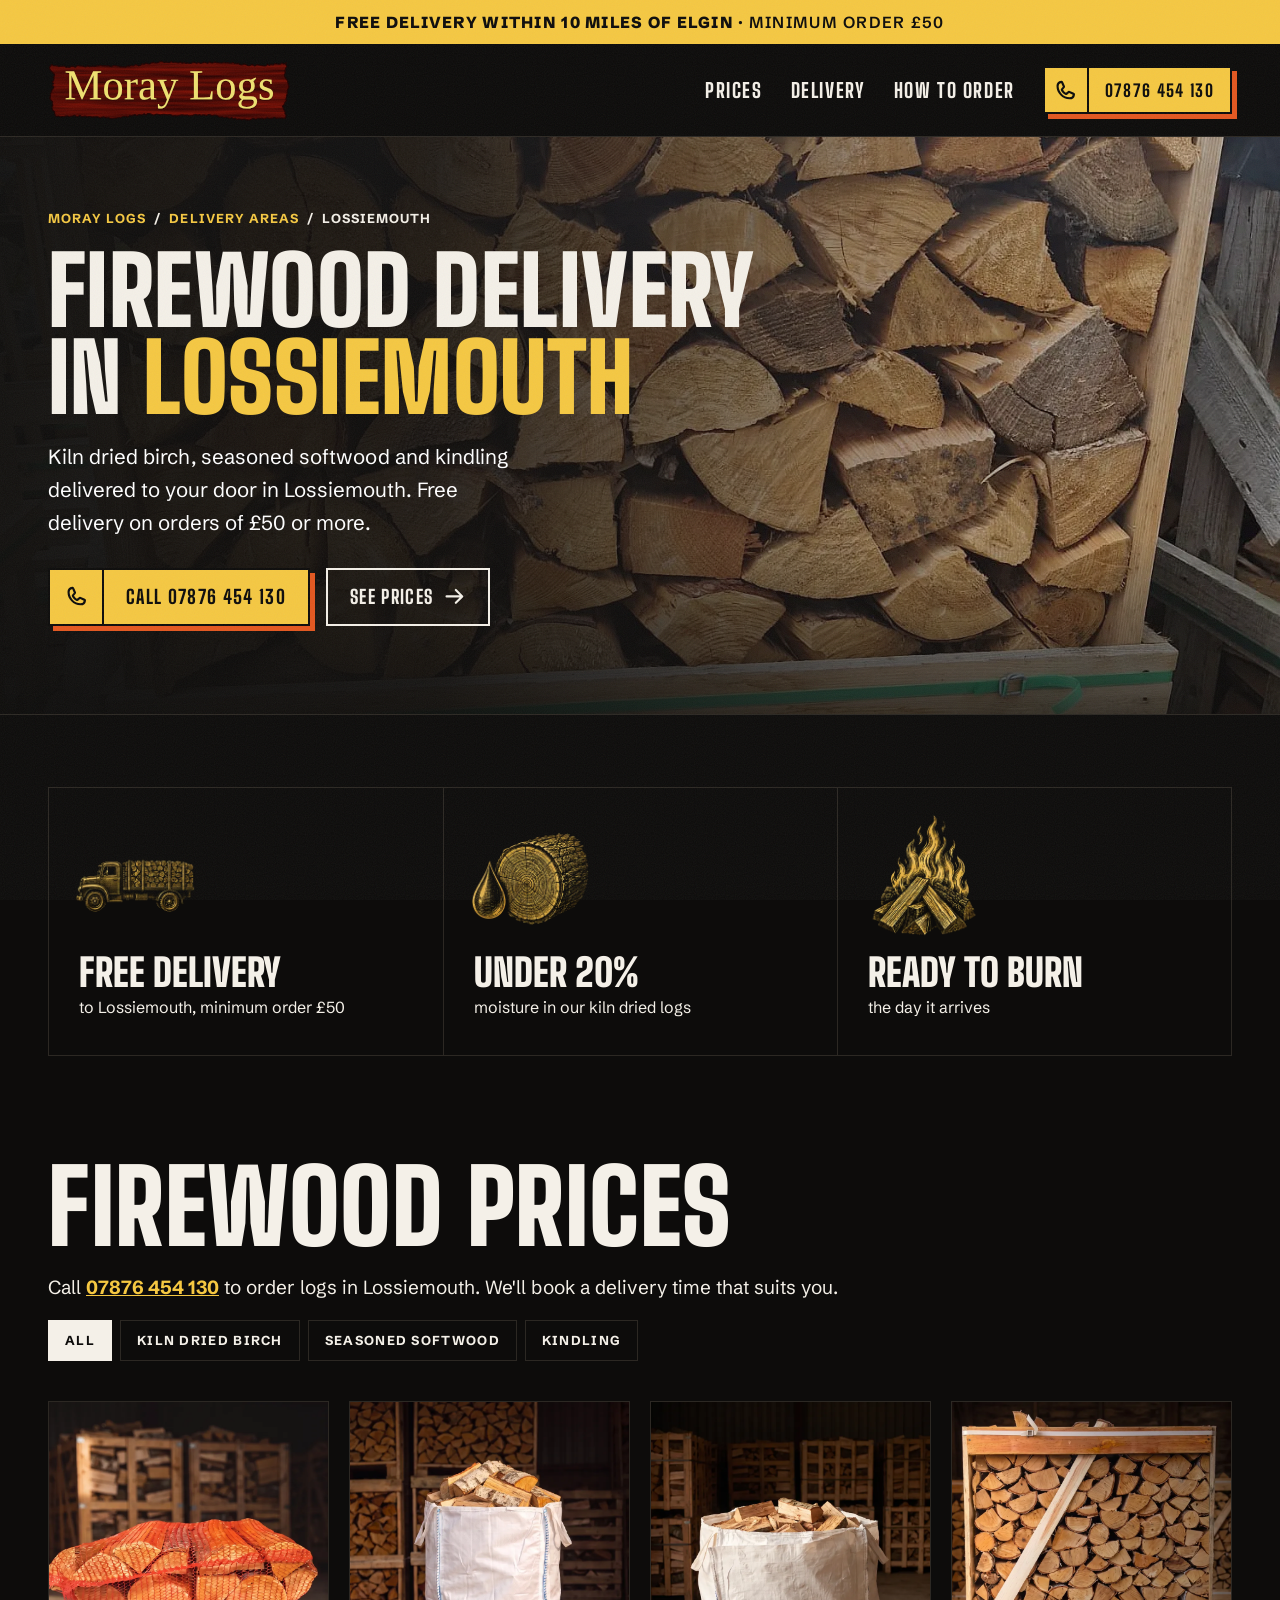
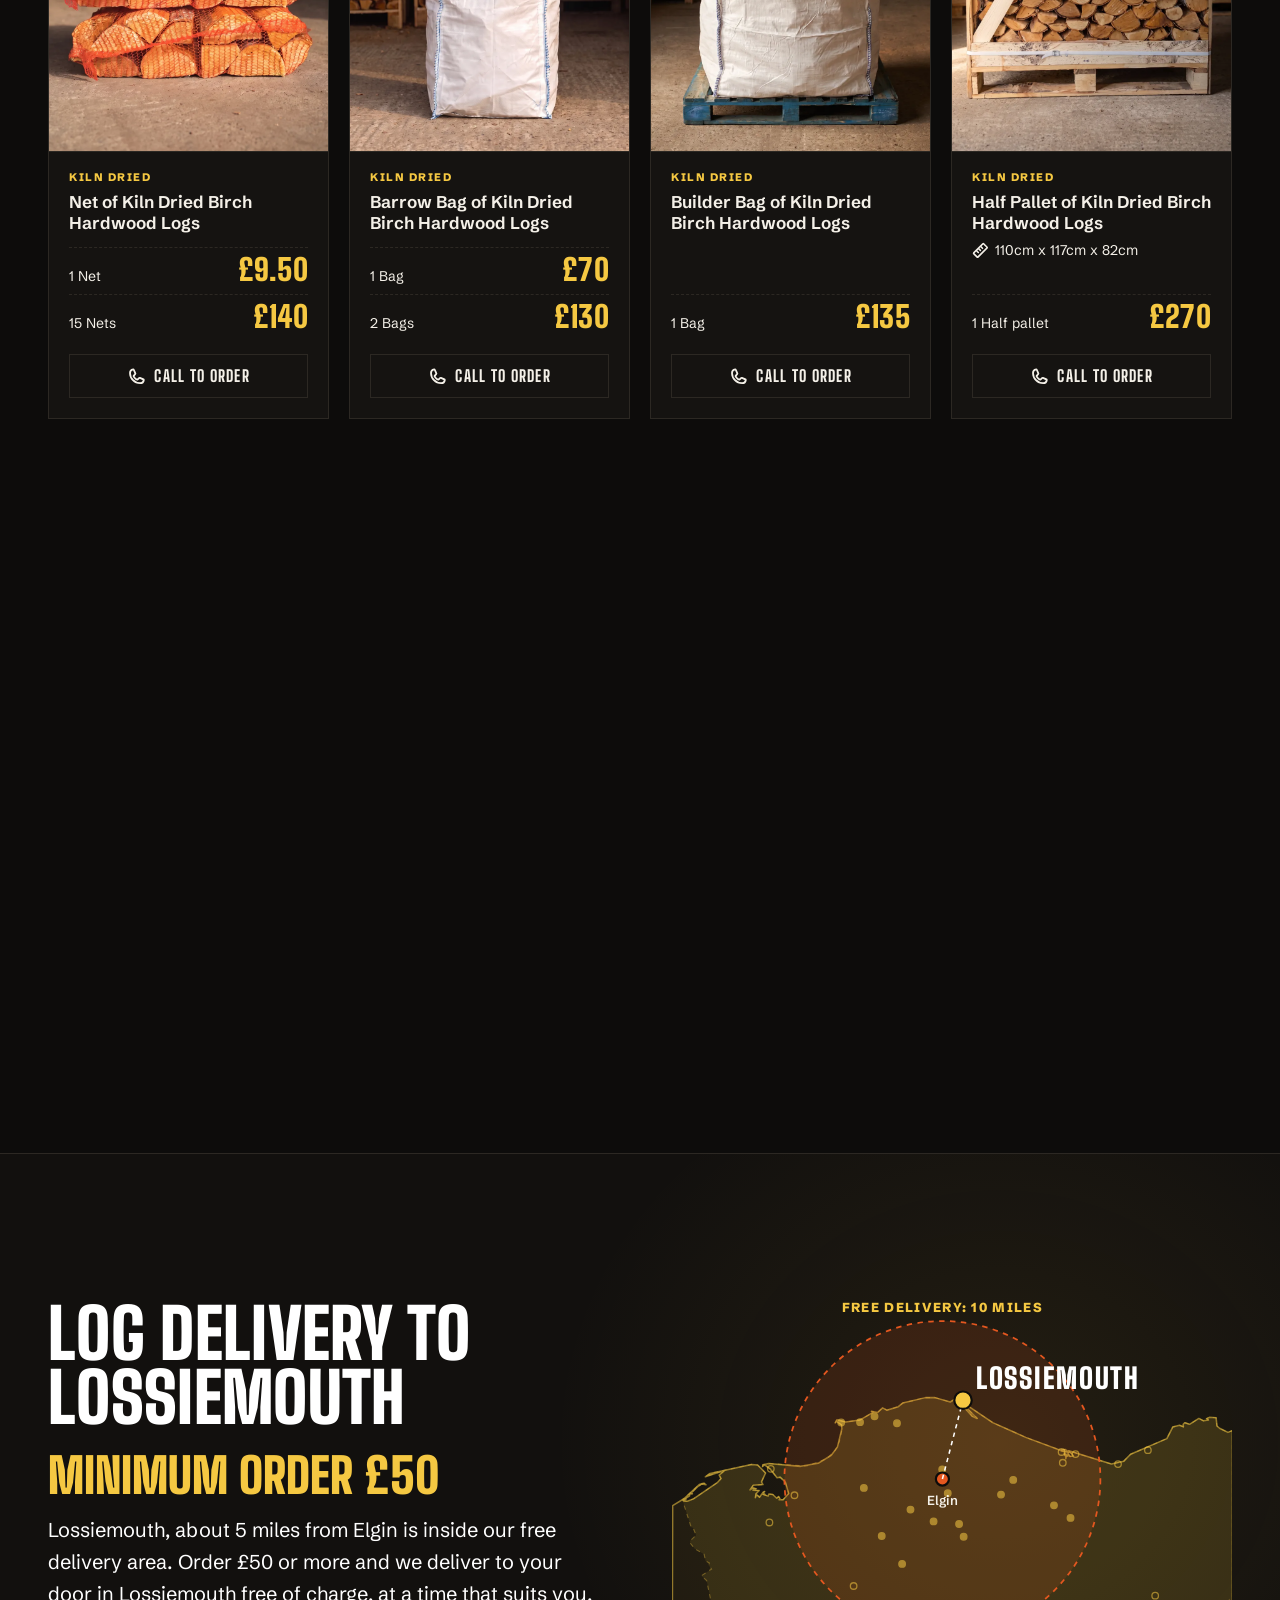
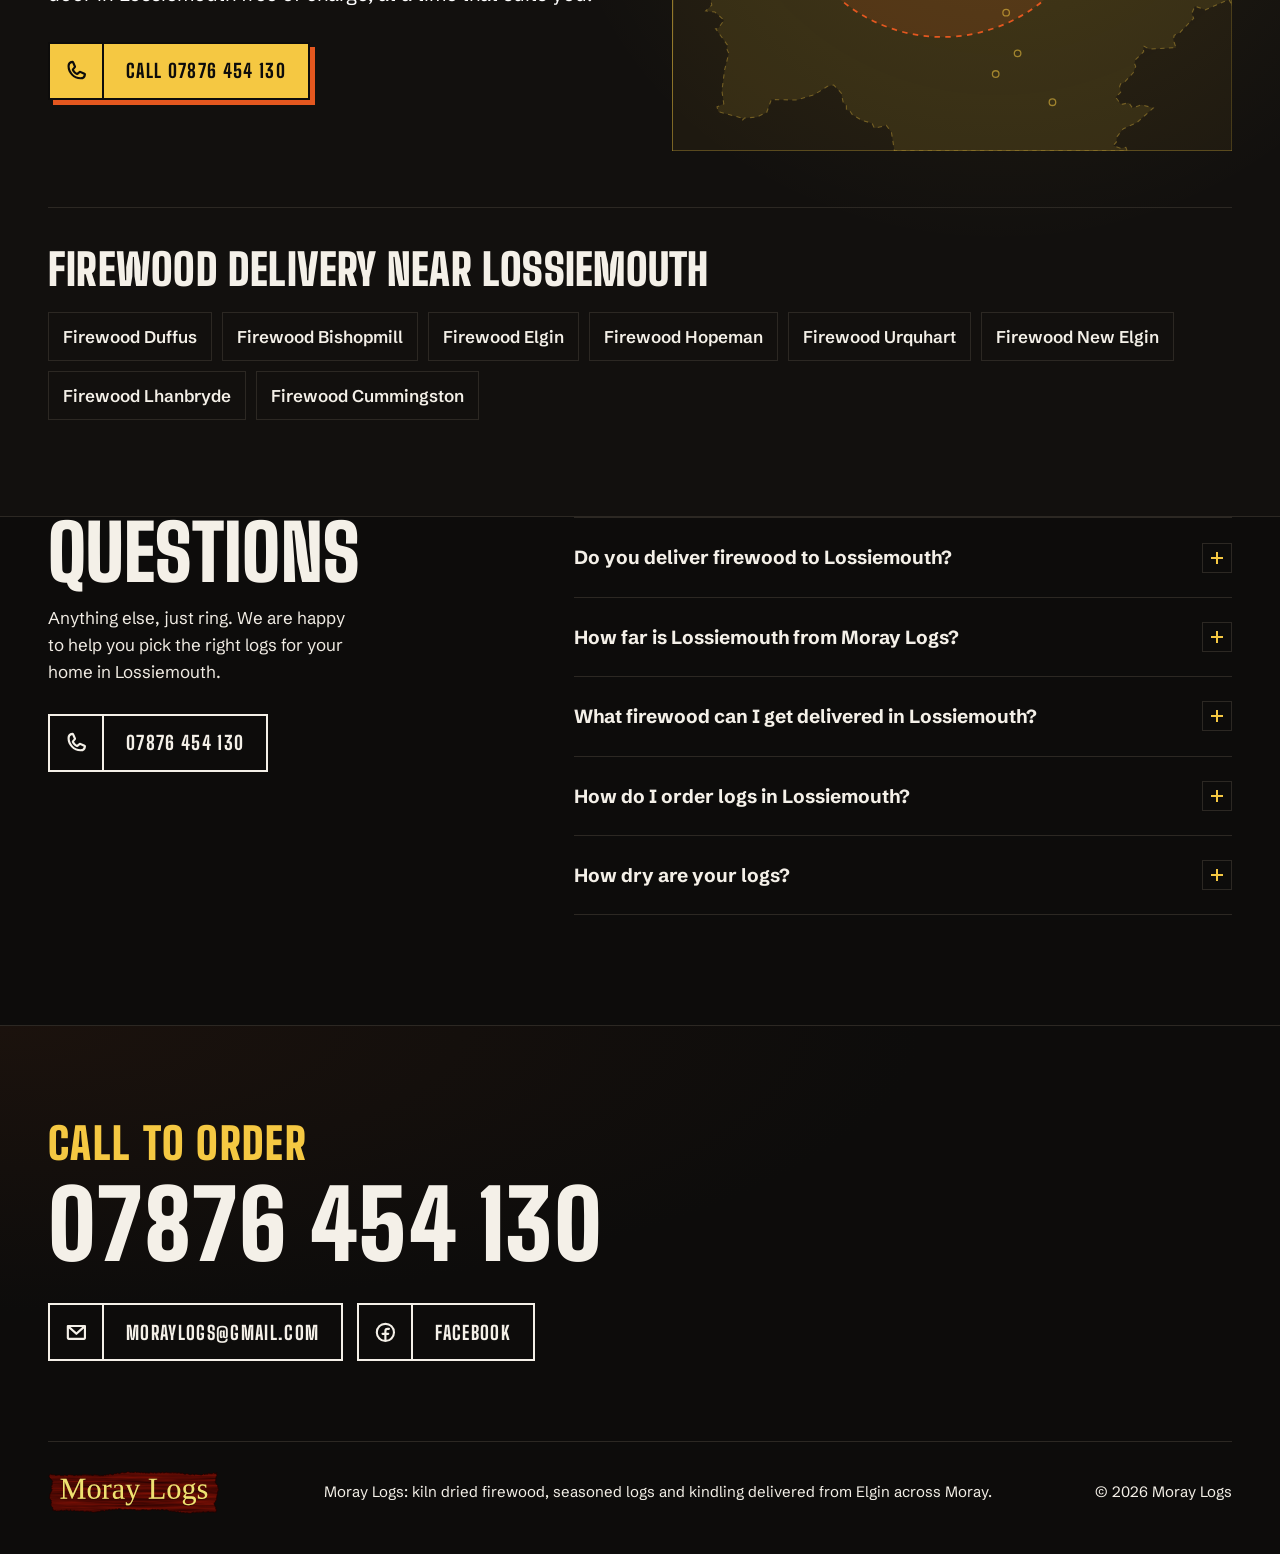
<file: firewood-lossiemouth/index.html>
<!doctype html>
<html lang="en-GB">
<head>
<meta charset="utf-8">
<meta name="viewport" content="width=device-width, initial-scale=1">
<title>Firewood &amp; Log Delivery Lossiemouth | Kiln Dried Logs &amp; Kindling | Moray Logs</title>
<meta name="description" content="Kiln dried birch logs, seasoned softwood and kindling delivered to Lossiemouth, Moray. Free delivery on orders of £50 or more. Call Moray Logs on 07876 454 130.">
<meta name="robots" content="noindex">
<link rel="canonical" href="https://onlyfoolsabroad-hash.github.io/moray-logs-preview/firewood-lossiemouth/">
<meta name="theme-color" content="#0d0c0b">
<meta name="color-scheme" content="dark">
<meta name="geo.region" content="GB-MRY">
<meta name="geo.placename" content="Lossiemouth">
<meta name="geo.position" content="57.7221;-3.2815">
<meta property="og:type" content="website">
<meta property="og:locale" content="en_GB">
<meta property="og:site_name" content="Moray Logs">
<meta property="og:title" content="Firewood delivery in Lossiemouth | Moray Logs">
<meta property="og:description" content="Kiln dried birch logs, seasoned softwood and kindling delivered to Lossiemouth, Moray. Free delivery on orders of £50 or more. Call Moray Logs on 07876 454 130.">
<meta property="og:url" content="https://onlyfoolsabroad-hash.github.io/moray-logs-preview/firewood-lossiemouth/">
<meta property="og:image" content="https://onlyfoolsabroad-hash.github.io/moray-logs-preview/images/og.jpg">
<meta name="twitter:card" content="summary_large_image">
<link rel="icon" href="../favicon.svg" type="image/svg+xml">
<link rel="apple-touch-icon" href="../apple-touch-icon.png">
<link rel="preconnect" href="https://fonts.googleapis.com">
<link rel="preconnect" href="https://fonts.gstatic.com" crossorigin>
<link href="https://fonts.googleapis.com/css2?family=Big+Shoulders+Display:wght@700;800;900&family=Schibsted+Grotesk:wght@400..800&display=swap" rel="stylesheet">
<link rel="stylesheet" href="../styles.css">
<script type="application/ld+json">
{
 "@context": "https://schema.org",
 "@graph": [
  {
   "@type": "LocalBusiness",
   "@id": "https://onlyfoolsabroad-hash.github.io/moray-logs-preview/#business",
   "name": "Moray Logs",
   "url": "https://onlyfoolsabroad-hash.github.io/moray-logs-preview/",
   "telephone": "+447876454130",
   "email": "moraylogs@gmail.com",
   "image": "https://onlyfoolsabroad-hash.github.io/moray-logs-preview/images/og.jpg",
   "priceRange": "£7 to £270",
   "address": {
    "@type": "PostalAddress",
    "addressLocality": "Elgin",
    "addressRegion": "Moray",
    "addressCountry": "GB"
   }
  },
  {
   "@type": "Service",
   "@id": "https://onlyfoolsabroad-hash.github.io/moray-logs-preview/firewood-lossiemouth/#service",
   "name": "Firewood delivery in Lossiemouth",
   "serviceType": "Firewood and log delivery",
   "provider": {
    "@id": "https://onlyfoolsabroad-hash.github.io/moray-logs-preview/#business"
   },
   "url": "https://onlyfoolsabroad-hash.github.io/moray-logs-preview/firewood-lossiemouth/",
   "areaServed": {
    "@type": "Place",
    "name": "Lossiemouth, Moray",
    "geo": {
     "@type": "GeoCoordinates",
     "latitude": 57.7221,
     "longitude": -3.2815
    }
   },
   "description": "Kiln dried birch logs, seasoned softwood and kindling delivered to Lossiemouth, Moray. Free delivery on orders of £50 or more. Call Moray Logs on 07876 454 130."
  },
  {
   "@type": "BreadcrumbList",
   "itemListElement": [
    {
     "@type": "ListItem",
     "position": 1,
     "name": "Moray Logs",
     "item": "https://onlyfoolsabroad-hash.github.io/moray-logs-preview/"
    },
    {
     "@type": "ListItem",
     "position": 2,
     "name": "Delivery areas",
     "item": "https://onlyfoolsabroad-hash.github.io/moray-logs-preview/#delivery"
    },
    {
     "@type": "ListItem",
     "position": 3,
     "name": "Firewood delivery in Lossiemouth",
     "item": "https://onlyfoolsabroad-hash.github.io/moray-logs-preview/firewood-lossiemouth/"
    }
   ]
  },
  {
   "@type": "FAQPage",
   "mainEntity": [
    {
     "@type": "Question",
     "name": "Do you deliver firewood to Lossiemouth?",
     "acceptedAnswer": {
      "@type": "Answer",
      "text": "Yes. Lossiemouth is within 10 miles of Elgin, so delivery is free on orders of £50 or more."
     }
    },
    {
     "@type": "Question",
     "name": "How far is Lossiemouth from Moray Logs?",
     "acceptedAnswer": {
      "@type": "Answer",
      "text": "Lossiemouth is about 5 miles from Elgin, where Moray Logs is based."
     }
    },
    {
     "@type": "Question",
     "name": "What firewood can I get delivered in Lossiemouth?",
     "acceptedAnswer": {
      "@type": "Answer",
      "text": "Kiln dried birch hardwood logs in nets, barrow bags, builder bags and half pallets, seasoned softwood logs, and large bags of kindling. A bag of kindling is £7 and a net of kiln dried birch is £9.50."
     }
    },
    {
     "@type": "Question",
     "name": "How do I order logs in Lossiemouth?",
     "acceptedAnswer": {
      "@type": "Answer",
      "text": "Call 07876 454 130 or email moraylogs@gmail.com. Tell us what you would like and your address in Lossiemouth, and we will book a delivery time that suits you."
     }
    },
    {
     "@type": "Question",
     "name": "How dry are your logs?",
     "acceptedAnswer": {
      "@type": "Answer",
      "text": "Our kiln dried birch is below 20% moisture for a clean, efficient burn. Our seasoned logs are around 20%. Every log is cut between 20cm and 40cm to fit all fires and stoves."
     }
    }
   ]
  }
 ]
}
</script>
<script>document.documentElement.classList.add('js')</script>
</head>
<body>

<svg width="0" height="0" style="position:absolute" aria-hidden="true">
<symbol id="i-phone" viewBox="0 0 256 256" fill="currentColor"><path d="M224,154.8l-47.09-21.11-.18-.08a19.94,19.94,0,0,0-19,1.75,13.08,13.08,0,0,0-1.12.84l-22.31,19c-13-7.05-26.43-20.37-33.49-33.21l19.06-22.66a11.76,11.76,0,0,0,.85-1.15,20,20,0,0,0,1.66-18.83,1.42,1.42,0,0,1-.08-.18L101.2,32A20.06,20.06,0,0,0,80.42,20.15,60.27,60.27,0,0,0,28,80c0,81.61,66.39,148,148,148a60.27,60.27,0,0,0,59.85-52.42A20.06,20.06,0,0,0,224,154.8ZM176,204A124.15,124.15,0,0,1,52,80,36.29,36.29,0,0,1,80.48,44.46l18.82,42L80.14,109.28a12,12,0,0,0-.86,1.16A20,20,0,0,0,78,130.08c9.42,19.28,28.83,38.56,48.31,48A20,20,0,0,0,146,176.63a11.63,11.63,0,0,0,1.11-.85l22.43-19.07,42,18.81A36.29,36.29,0,0,1,176,204Z"/></symbol>
<symbol id="i-envelope-simple" viewBox="0 0 256 256" fill="currentColor"><path d="M224,44H32A12,12,0,0,0,20,56V192a20,20,0,0,0,20,20H216a20,20,0,0,0,20-20V56A12,12,0,0,0,224,44ZM193.15,68,128,127.72,62.85,68ZM44,188V83.28l75.89,69.57a12,12,0,0,0,16.22,0L212,83.28V188Z"/></symbol>
<symbol id="i-facebook-logo" viewBox="0 0 256 256" fill="currentColor"><path d="M128,20A108,108,0,1,0,236,128,108.12,108.12,0,0,0,128,20Zm12,191.13V156h20a12,12,0,0,0,0-24H140V112a12,12,0,0,1,12-12h16a12,12,0,0,0,0-24H152a36,36,0,0,0-36,36v20H96a12,12,0,0,0,0,24h20v55.13a84,84,0,1,1,24,0Z"/></symbol>
<symbol id="i-ruler" viewBox="0 0 256 256" fill="currentColor"><path d="M238.15,70.54,185.46,17.86a20,20,0,0,0-28.29,0L17.85,157.17a20,20,0,0,0,0,28.29l52.69,52.68a20,20,0,0,0,28.29,0L238.15,98.83A20,20,0,0,0,238.15,70.54ZM84.68,218.34l-47-47L64,145l23.52,23.52a12,12,0,0,0,17-17L81,128l15-15,23.51,23.52a12,12,0,0,0,17-17L113,96l15-15,23.52,23.52a12,12,0,0,0,17-17L145,64l26.35-26.34,47,47Z"/></symbol>
<symbol id="i-arrow-right" viewBox="0 0 256 256" fill="currentColor"><path d="M224.49,136.49l-72,72a12,12,0,0,1-17-17L187,140H40a12,12,0,0,1,0-24H187L135.51,64.48a12,12,0,0,1,17-17l72,72A12,12,0,0,1,224.49,136.49Z"/></symbol>
</svg>

<div class="note">
  <div class="wrap"><span><b>Free delivery within 10 miles of Elgin</b><span class="sep"> · </span><span class="min">Minimum order £50</span></span></div>
</div>

<header class="bar">
  <div class="wrap">
    <a class="logo" href="../" aria-label="Moray Logs home"><img src="../logo.svg" width="682" height="174" alt="Moray Logs"></a>
    <nav class="nav" aria-label="Main">
      <a class="l keep" href="#prices">Prices</a>
      <a class="l" href="#delivery">Delivery</a>
      <a class="l" href="../#order">How to order</a>
      <a class="btn btn-gold btn-sm" href="tel:+447876454130"><span class="ic"><svg class="icon" aria-hidden="true"><use href="#i-phone"/></svg></span><span class="lb">07876 454 130</span></a>
    </nav>
  </div>
</header>

<main id="top">
  <section class="hero hero-area">
    <picture><source media="(max-width:899px)" srcset="../images/hero.webp" width="960" height="1091"><img class="hero-bg" src="../images/hero-wide.webp" width="1500" height="900" fetchpriority="high" alt="Split firewood logs ready for delivery to Lossiemouth from Moray Logs"></picture>
    <div class="wrap hero-in">
      <div>
        <nav class="crumbs" aria-label="Breadcrumb"><a href="../">Moray Logs</a><span>/</span><a href="../#delivery">Delivery areas</a><span>/</span>Lossiemouth</nav>
        <h1>Firewood delivery in <span>Lossiemouth</span></h1>
        <p class="lede">Kiln dried birch, seasoned softwood and kindling delivered to your door in Lossiemouth. Free delivery on orders of £50 or more.</p>
        <div class="ctas">
          <a class="btn btn-gold" href="tel:+447876454130"><span class="ic"><svg class="icon" aria-hidden="true"><use href="#i-phone"/></svg></span><span class="lb">Call 07876 454 130</span></a>
          <a class="btn btn-line" href="#prices"><span class="lb">See prices <svg class="icon" aria-hidden="true"><use href="#i-arrow-right"/></svg></span></a>
        </div>
      </div>
    </div>
  </section>

  <section class="features" aria-label="Firewood delivery to Lossiemouth">
    <div class="wrap">
      <ul class="feat reveal">
        <li><img class="art" src="../images/icons/lorry.webp" width="256" height="256" alt="" loading="lazy"><b>Free delivery</b><span>to Lossiemouth, minimum order £50</span></li>
        <li><img class="art" src="../images/icons/moisture.webp" width="256" height="256" alt="" loading="lazy"><b>Under 20%</b><span>moisture in our kiln dried logs</span></li>
        <li><img class="art" src="../images/icons/fire.webp" width="256" height="256" alt="" loading="lazy"><b>Ready to burn</b><span>the day it arrives</span></li>
      </ul>
    </div>
  </section>

  <section class="prices" id="prices" aria-labelledby="prices-h">
    <div class="wrap">
      <div class="head">
        <h2 id="prices-h">Firewood prices</h2>
        <p>Call <a href="tel:+447876454130">07876 454 130</a> to order logs in Lossiemouth. We'll book a delivery time that suits you.</p>
        <div class="tabs" role="group" aria-label="Filter products" hidden>
          <button type="button" aria-pressed="true" data-f="all">All</button>
          <button type="button" aria-pressed="false" data-f="birch">Kiln dried birch</button>
          <button type="button" aria-pressed="false" data-f="soft">Seasoned softwood</button>
          <button type="button" aria-pressed="false" data-f="kind">Kindling</button>
        </div>
      </div>

      <div class="cards">
        <article class="card reveal" data-cat="birch">
          <figure><img src="../images/p-net-birch.webp" width="900" height="1117" loading="lazy" alt="Net of kiln dried birch hardwood logs"></figure>
          <div class="cbody">
            <span class="chip c-birch">Kiln dried</span>
            <h3>Net of Kiln Dried Birch Hardwood Logs</h3>
            <dl class="price"><div><dt>1 Net</dt><dd>£9.50</dd></div><div><dt>15 Nets</dt><dd>£140</dd></div></dl>
            <a class="order" href="tel:+447876454130"><svg class="icon" aria-hidden="true"><use href="#i-phone"/></svg>Call to order</a>
          </div>
        </article>
        <article class="card reveal" data-cat="birch">
          <figure><img src="../images/p-barrow-birch.webp" width="900" height="1117" loading="lazy" alt="Barrow bag of kiln dried birch hardwood logs"></figure>
          <div class="cbody">
            <span class="chip c-birch">Kiln dried</span>
            <h3>Barrow Bag of Kiln Dried Birch Hardwood Logs</h3>
            <dl class="price"><div><dt>1 Bag</dt><dd>£70</dd></div><div><dt>2 Bags</dt><dd>£130</dd></div></dl>
            <a class="order" href="tel:+447876454130"><svg class="icon" aria-hidden="true"><use href="#i-phone"/></svg>Call to order</a>
          </div>
        </article>
        <article class="card reveal" data-cat="birch">
          <figure><img src="../images/p-builder-birch.webp" width="900" height="1117" loading="lazy" alt="Builder bag of kiln dried birch hardwood logs"></figure>
          <div class="cbody">
            <span class="chip c-birch">Kiln dried</span>
            <h3>Builder Bag of Kiln Dried Birch Hardwood Logs</h3>
            <dl class="price"><div><dt>1 Bag</dt><dd>£135</dd></div></dl>
            <a class="order" href="tel:+447876454130"><svg class="icon" aria-hidden="true"><use href="#i-phone"/></svg>Call to order</a>
          </div>
        </article>
        <article class="card reveal" data-cat="birch">
          <figure><img src="../images/p-halfpallet-birch.webp" width="900" height="1117" loading="lazy" alt="Half pallet crate of kiln dried birch hardwood logs"></figure>
          <div class="cbody">
            <span class="chip c-birch">Kiln dried</span>
            <h3>Half Pallet of Kiln Dried Birch Hardwood Logs</h3>
            <p class="size"><svg class="icon" aria-hidden="true"><use href="#i-ruler"/></svg>110cm x 117cm x 82cm</p>
            <dl class="price"><div><dt>1 Half pallet</dt><dd>£270</dd></div></dl>
            <a class="order" href="tel:+447876454130"><svg class="icon" aria-hidden="true"><use href="#i-phone"/></svg>Call to order</a>
          </div>
        </article>
        <article class="card reveal" data-cat="soft">
          <figure><img src="../images/p-barrow-softwood.webp" width="900" height="1117" loading="lazy" alt="Barrow bag of seasoned softwood logs"></figure>
          <div class="cbody">
            <span class="chip c-soft">Seasoned</span>
            <h3>Barrow Bag of Seasoned Softwood Logs</h3>
            <dl class="price"><div><dt>1 Bag</dt><dd>£45</dd></div><div><dt>2 Bags</dt><dd>£80</dd></div></dl>
            <a class="order" href="tel:+447876454130"><svg class="icon" aria-hidden="true"><use href="#i-phone"/></svg>Call to order</a>
          </div>
        </article>
        <article class="card reveal" data-cat="soft">
          <figure><img src="../images/p-builder-softwood.webp" width="900" height="1117" loading="lazy" alt="Builder bag of seasoned softwood logs"></figure>
          <div class="cbody">
            <span class="chip c-soft">Seasoned</span>
            <h3>Builder Bag of Seasoned Softwood Logs</h3>
            <dl class="price"><div><dt>1 Bag</dt><dd>£70</dd></div><div><dt>2 Bags</dt><dd>£130</dd></div></dl>
            <a class="order" href="tel:+447876454130"><svg class="icon" aria-hidden="true"><use href="#i-phone"/></svg>Call to order</a>
          </div>
        </article>
        <article class="card reveal" data-cat="soft">
          <figure><img src="../images/p-halfpallet-softwood.webp" width="900" height="1117" loading="lazy" alt="Half pallet crate of seasoned softwood logs"></figure>
          <div class="cbody">
            <span class="chip c-soft">Seasoned</span>
            <h3>Half Pallet of Seasoned Softwood Logs</h3>
            <p class="size"><svg class="icon" aria-hidden="true"><use href="#i-ruler"/></svg>110cm x 117cm x 82cm</p>
            <dl class="price"><div><dt>1 Half pallet</dt><dd>£130</dd></div></dl>
            <a class="order" href="tel:+447876454130"><svg class="icon" aria-hidden="true"><use href="#i-phone"/></svg>Call to order</a>
          </div>
        </article>
        <article class="card reveal" data-cat="kind">
          <figure><img src="../images/p-kindling.webp" width="900" height="1117" loading="lazy" alt="Large net bag of kindling"></figure>
          <div class="cbody">
            <span class="chip c-kind">Kindling</span>
            <h3>Large Bag of Kindling</h3>
            <dl class="price"><div><dt>1 Bag</dt><dd>£7</dd></div><div><dt>3 Bags</dt><dd>£20</dd></div></dl>
            <a class="order" href="tel:+447876454130"><svg class="icon" aria-hidden="true"><use href="#i-phone"/></svg>Call to order</a>
          </div>
        </article>
      </div>
    </div>
  </section>

  <section class="delivery" id="delivery" aria-labelledby="delivery-h">
    <div class="wrap">
      <div class="dl-top">
        <div class="reveal">
          <h2 id="delivery-h">Log delivery to Lossiemouth</h2>
          <p class="min">Minimum order £50</p>
          <p class="sub">Lossiemouth, about 5 miles from Elgin is inside our free delivery area. Order £50 or more and we deliver to your door in Lossiemouth free of charge, at a time that suits you.</p>
          <a class="btn btn-gold" href="tel:+447876454130"><span class="ic"><svg class="icon" aria-hidden="true"><use href="#i-phone"/></svg></span><span class="lb">Call 07876 454 130</span></a>
        </div>
        <svg class="scot local reveal" viewBox="0 0 514 460" role="img" aria-label="Map of Moray showing Lossiemouth and Elgin"><path d="M0.6,234.6L10.9,228.3L25.0,215.3L27.9,214.4L29.6,214.2L31.2,215.5L27.5,214.7L23.6,217.2L17.2,223.4L18.7,223.8L15.8,224.0L16.2,225.6L10.4,229.4L12.9,228.7L10.7,230.3L14.1,230.6L19.7,228.4L41.5,213.6L45.0,209.8L43.3,206.7L48.5,202.2L30.6,208.2L34.9,205.1L72.9,196.8L78.6,197.4L85.9,204.7L82.1,212.9L83.5,215.3L74.5,216.0L71.6,220.2L74.5,218.4L77.1,219.2L74.3,220.4L80.1,220.7L77.1,223.8L76.5,227.4L77.6,224.6L80.3,226.9L83.7,222.2L85.1,221.6L83.7,223.0L85.3,224.3L83.4,224.2L88.2,225.9L88.9,223.9L92.5,224.4L96.1,227.8L97.9,226.3L99.2,228.5L98.3,229.3L102.0,229.2L107.1,223.5L104.0,213.0L99.2,208.5L96.4,209.0L89.9,200.8L85.0,197.2L83.1,198.6L83.4,197.2L88.8,196.0L118.0,198.6L134.2,195.8L146.2,188.4L151.8,180.9L155.9,164.1L155.6,160.5L150.8,157.2L149.8,158.7L151.3,155.8L159.5,157.8L172.3,156.1L184.5,149.0L183.0,148.1L188.7,149.1L193.3,144.9L197.1,147.0L207.7,143.8L211.7,140.5L232.6,135.5L241.4,135.5L255.4,139.5L263.0,134.8L268.2,135.3L269.5,136.2L266.2,142.3L275.7,152.7L280.0,154.7L267.1,141.7L268.2,140.8L294.4,158.4L324.7,172.0L355.7,183.5L361.2,183.2L364.6,185.9L357.0,184.2L360.6,185.3L360.0,186.8L360.6,188.7L360.3,187.0L361.6,187.3L361.5,191.5L361.7,188.9L363.6,189.0L362.3,188.5L363.5,186.6L365.2,189.5L368.4,188.9L364.3,184.3L403.3,196.4L414.7,193.8L420.9,187.5L454.2,173.1L459.6,162.5L465.8,160.9L469.4,162.3L469.2,159.9L470.8,158.5L475.0,160.0L483.6,154.6L487.9,156.8L492.2,156.0L490.7,154.8L493.2,153.6L499.4,153.9L500.2,161.5L502.6,163.6L510.3,167.4L514.4,165.7L514.4,460.0L0.0,460.0L0.6,234.6Z" fill="rgba(245,200,66,.05)" stroke="rgba(245,200,66,.55)" stroke-width="1.4" stroke-linejoin="round"/><path d="M241.4,135.5L255.4,139.5L263.0,134.8L268.2,135.3L269.5,136.2L266.2,142.3L275.7,152.7L280.7,154.7L267.1,141.7L268.2,140.8L294.4,158.4L324.7,172.0L355.7,183.5L361.2,183.2L364.6,185.9L357.0,184.2L360.6,185.3L360.0,186.8L360.6,188.7L360.3,187.0L361.6,187.3L361.5,191.5L361.7,188.9L363.6,189.0L362.3,188.5L363.5,186.6L365.2,189.5L368.4,188.9L364.3,184.3L403.3,196.4L414.7,193.8L420.9,187.5L454.2,173.1L459.6,162.5L465.8,160.9L469.4,162.3L469.2,159.9L470.8,158.5L475.0,160.0L483.6,154.6L487.9,156.8L492.2,156.0L490.7,154.8L493.2,153.6L499.4,153.9L500.2,161.5L502.6,163.6L510.3,167.4L514.4,165.7L514.4,327.4L511.2,320.8L489.6,330.3L479.9,327.0L477.1,333.7L478.8,338.1L466.5,350.8L461.0,353.7L460.1,357.7L462.6,365.0L438.1,366.4L432.6,363.4L432.9,368.7L425.4,376.1L424.4,379.4L425.6,382.2L423.3,388.1L414.8,397.3L411.9,398.1L410.9,400.4L411.8,406.0L407.2,410.5L412.3,417.2L419.3,415.5L422.6,420.3L431.1,417.4L441.8,420.4L426.5,434.0L414.3,439.4L408.3,447.0L407.8,451.8L405.1,454.8L411.6,457.3L416.6,456.5L417.9,460.0L204.2,460.0L201.4,442.9L196.7,436.3L185.8,439.0L183.6,434.3L174.2,431.8L165.6,426.6L163.2,423.0L160.1,422.3L160.0,417.8L157.1,415.4L155.4,406.8L148.5,399.3L142.8,400.5L130.2,408.4L114.5,413.1L91.2,412.6L86.9,424.5L77.4,428.8L66.6,429.6L64.4,431.8L64.6,429.7L42.5,423.8L41.3,419.3L47.5,416.6L45.8,404.6L48.3,385.2L52.1,370.2L50.2,366.0L51.2,363.0L40.0,347.7L42.3,347.5L47.7,339.8L39.3,332.3L30.9,331.3L36.5,325.9L31.8,303.4L26.9,299.0L36.3,292.8L33.5,289.2L34.3,287.2L30.8,285.5L29.5,279.3L20.8,274.2L16.8,269.1L16.4,267.2L22.1,261.8L19.3,254.9L17.6,254.5L9.5,229.3L25.0,215.3L27.9,214.4L29.6,214.2L31.2,215.5L27.5,214.7L23.6,217.2L17.2,223.4L18.7,223.8L15.8,224.0L16.2,225.6L10.4,229.4L12.9,228.7L10.7,230.3L14.1,230.6L19.7,228.4L41.5,213.6L45.0,209.8L43.3,206.7L48.5,202.2L30.6,208.2L34.9,205.1L72.9,196.8L78.6,197.4L85.9,204.7L82.1,212.9L83.5,215.3L74.5,216.0L71.6,220.2L74.5,218.4L77.1,219.2L74.3,220.4L80.1,220.7L77.1,223.8L76.5,227.4L77.6,224.6L80.3,226.9L83.7,222.2L85.1,221.6L83.7,223.0L85.3,224.3L83.4,224.2L88.2,225.9L88.9,223.9L92.5,224.4L96.1,227.8L97.9,226.3L99.2,228.5L98.3,229.3L102.0,229.2L107.1,223.5L104.0,213.0L99.2,208.5L96.4,209.0L89.9,200.8L85.0,197.2L83.1,198.6L83.4,197.2L88.8,196.0L123.6,198.3L142.1,191.6L149.7,184.0L153.7,175.6L155.8,166.0L155.6,160.5L150.8,157.2L149.8,158.7L151.3,155.8L159.5,157.8L172.3,156.1L184.5,149.0L183.0,148.1L188.7,149.1L193.3,144.9L197.1,147.0L207.7,143.8L211.7,140.5L232.6,135.5L241.4,135.5Z" fill="rgba(245,200,66,.10)" stroke="rgba(245,200,66,.35)" stroke-width="1" stroke-dasharray="4 4"/><circle cx="248.2" cy="210.2" r="145.0" fill="rgba(228,87,31,.14)" stroke="#e4571f" stroke-width="1.6" stroke-dasharray="5 5"/><text x="248.2" y="57.2" text-anchor="middle" class="note">FREE DELIVERY: 10 MILES</text><circle cx="253.1" cy="223.3" r="3" fill="#f5c842" stroke="#f5c842" stroke-width="1.2" opacity=".55"/><circle cx="248.0" cy="201.5" r="3" fill="#f5c842" stroke="#f5c842" stroke-width="1.2" opacity=".55"/><circle cx="302.0" cy="224.5" r="3" fill="#f5c842" stroke="#f5c842" stroke-width="1.2" opacity=".55"/><circle cx="313.2" cy="211.0" r="3" fill="#f5c842" stroke="#f5c842" stroke-width="1.2" opacity=".55"/><circle cx="206.5" cy="159.0" r="3" fill="#f5c842" stroke="#f5c842" stroke-width="1.2" opacity=".55"/><circle cx="185.9" cy="152.7" r="3" fill="#f5c842" stroke="#f5c842" stroke-width="1.2" opacity=".55"/><circle cx="155.3" cy="158.3" r="3" fill="#f5c842" stroke="#f5c842" stroke-width="1.2" opacity=".55"/><circle cx="172.6" cy="158.0" r="3" fill="#f5c842" stroke="#f5c842" stroke-width="1.2" opacity=".55"/><circle cx="176.1" cy="218.4" r="3" fill="#f5c842" stroke="#f5c842" stroke-width="1.2" opacity=".55"/><circle cx="218.9" cy="238.3" r="3" fill="#f5c842" stroke="#f5c842" stroke-width="1.2" opacity=".55"/><circle cx="192.5" cy="262.5" r="3" fill="#f5c842" stroke="#f5c842" stroke-width="1.2" opacity=".55"/><circle cx="211.2" cy="288.1" r="3" fill="#f5c842" stroke="#f5c842" stroke-width="1.2" opacity=".55"/><circle cx="267.7" cy="263.2" r="3" fill="#f5c842" stroke="#f5c842" stroke-width="1.2" opacity=".55"/><circle cx="263.5" cy="251.5" r="3" fill="#f5c842" stroke="#f5c842" stroke-width="1.2" opacity=".55"/><circle cx="240.1" cy="249.1" r="3" fill="#f5c842" stroke="#f5c842" stroke-width="1.2" opacity=".55"/><circle cx="350.6" cy="234.4" r="3" fill="#f5c842" stroke="#f5c842" stroke-width="1.2" opacity=".55"/><circle cx="365.8" cy="245.9" r="3" fill="#f5c842" stroke="#f5c842" stroke-width="1.2" opacity=".55"/><circle cx="89.4" cy="250.1" r="3" fill="none" stroke="#f5c842" stroke-width="1.2" opacity=".55"/><circle cx="90.7" cy="200.9" r="3" fill="none" stroke="#f5c842" stroke-width="1.2" opacity=".55"/><circle cx="112.4" cy="225.1" r="3" fill="none" stroke="#f5c842" stroke-width="1.2" opacity=".55"/><circle cx="166.7" cy="308.4" r="3" fill="none" stroke="#f5c842" stroke-width="1.2" opacity=".55"/><circle cx="306.7" cy="332.9" r="3" fill="none" stroke="#f5c842" stroke-width="1.2" opacity=".55"/><circle cx="358.7" cy="195.3" r="3" fill="none" stroke="#f5c842" stroke-width="1.2" opacity=".55"/><circle cx="357.6" cy="185.4" r="3" fill="none" stroke="#f5c842" stroke-width="1.2" opacity=".55"/><circle cx="370.4" cy="187.3" r="3" fill="none" stroke="#f5c842" stroke-width="1.2" opacity=".55"/><circle cx="436.8" cy="183.7" r="3" fill="none" stroke="#f5c842" stroke-width="1.2" opacity=".55"/><circle cx="409.4" cy="196.5" r="3" fill="none" stroke="#f5c842" stroke-width="1.2" opacity=".55"/><circle cx="443.5" cy="317.3" r="3" fill="none" stroke="#f5c842" stroke-width="1.2" opacity=".55"/><circle cx="297.1" cy="389.2" r="3" fill="none" stroke="#f5c842" stroke-width="1.2" opacity=".55"/><circle cx="317.2" cy="370.2" r="3" fill="none" stroke="#f5c842" stroke-width="1.2" opacity=".55"/><circle cx="349.2" cy="415.1" r="3" fill="none" stroke="#f5c842" stroke-width="1.2" opacity=".55"/><circle cx="248.2" cy="210.2" r="6" fill="#e4571f" stroke="#0d0c0b" stroke-width="2"/><text x="248.2" y="234.2" text-anchor="middle" class="town">Elgin</text><path d="M248.2,210.2L267.1,137.9" stroke="#fff" stroke-width="1.4" stroke-dasharray="4 4"/><circle cx="267.1" cy="137.9" r="8" fill="#f5c842" stroke="#0d0c0b" stroke-width="2"/><text x="279.1" y="127.9" text-anchor="start" class="elgin">LOSSIEMOUTH</text></svg>
      </div>
      <div class="dl-areas reveal">
        <h3 class="dl-h">Firewood delivery near Lossiemouth</h3>
        <ul class="near"><li><a href="../firewood-duffus/">Firewood Duffus</a></li><li><a href="../firewood-bishopmill/">Firewood Bishopmill</a></li><li><a href="../firewood-elgin/">Firewood Elgin</a></li><li><a href="../firewood-hopeman/">Firewood Hopeman</a></li><li><a href="../firewood-urquhart/">Firewood Urquhart</a></li><li><a href="../firewood-new-elgin/">Firewood New Elgin</a></li><li><a href="../firewood-lhanbryde/">Firewood Lhanbryde</a></li><li><a href="../firewood-cummingston/">Firewood Cummingston</a></li></ul>
      </div>
    </div>
  </section>

  <section class="faq" id="faq" aria-labelledby="faq-h">
    <div class="wrap">
      <div class="side">
        <h2 id="faq-h">Questions</h2>
        <p>Anything else, just ring. We are happy to help you pick the right logs for your home in Lossiemouth.</p>
        <a class="btn btn-line" href="tel:+447876454130"><span class="ic"><svg class="icon" aria-hidden="true"><use href="#i-phone"/></svg></span><span class="lb">07876 454 130</span></a>
      </div>
      <div>
        <details>
          <summary>Do you deliver firewood to Lossiemouth?<i aria-hidden="true"></i></summary>
          <p>Yes. Lossiemouth is within 10 miles of Elgin, so delivery is free on orders of £50 or more.</p>
        </details>
        <details>
          <summary>How far is Lossiemouth from Moray Logs?<i aria-hidden="true"></i></summary>
          <p>Lossiemouth is about 5 miles from Elgin, where Moray Logs is based.</p>
        </details>
        <details>
          <summary>What firewood can I get delivered in Lossiemouth?<i aria-hidden="true"></i></summary>
          <p>Kiln dried birch hardwood logs in nets, barrow bags, builder bags and half pallets, seasoned softwood logs, and large bags of kindling. A bag of kindling is £7 and a net of kiln dried birch is £9.50.</p>
        </details>
        <details>
          <summary>How do I order logs in Lossiemouth?<i aria-hidden="true"></i></summary>
          <p>Call 07876 454 130 or email moraylogs@gmail.com. Tell us what you would like and your address in Lossiemouth, and we will book a delivery time that suits you.</p>
        </details>
        <details>
          <summary>How dry are your logs?<i aria-hidden="true"></i></summary>
          <p>Our kiln dried birch is below 20% moisture for a clean, efficient burn. Our seasoned logs are around 20%. Every log is cut between 20cm and 40cm to fit all fires and stoves.</p>
        </details>
      </div>
    </div>
  </section>
</main>

<footer class="foot" id="contact">
  <div class="wrap">
    <p class="label">Call to order</p>
    <a class="big-phone" href="tel:+447876454130">07876 454 130</a>
    <div class="foot-links">
      <a class="btn btn-line" href="mailto:moraylogs@gmail.com?subject=Log%20order"><span class="ic"><svg class="icon" aria-hidden="true"><use href="#i-envelope-simple"/></svg></span><span class="lb">moraylogs@gmail.com</span></a>
      <a class="btn btn-line" href="https://www.facebook.com/p/Moray-Logs-100042399476138/" target="_blank" rel="noopener"><span class="ic"><svg class="icon" aria-hidden="true"><use href="#i-facebook-logo"/></svg></span><span class="lb">Facebook</span></a>
    </div>
    <div class="small">
      <img src="../logo.svg" width="682" height="174" alt="Moray Logs" loading="lazy">
      <span>Moray Logs: kiln dried firewood, seasoned logs and kindling delivered from Elgin across Moray.</span>
      <span>&copy; 2026 Moray Logs</span>
    </div>
  </div>
</footer>

<a class="callbar" href="tel:+447876454130"><svg class="icon" aria-hidden="true"><use href="#i-phone"/></svg>Call to order <small>07876 454 130</small></a>

<script>
// product filter
const tabs = document.querySelector('.tabs');
tabs.hidden = false;
tabs.addEventListener('click', e => {
  const b = e.target.closest('button');
  if (!b) return;
  tabs.querySelectorAll('button').forEach(x => x.setAttribute('aria-pressed', x === b));
  document.querySelectorAll('.card').forEach(c => c.hidden = b.dataset.f !== 'all' && c.dataset.cat !== b.dataset.f);
});
// fade sections in as they scroll into view
const io = new IntersectionObserver(es => es.forEach(e => e.isIntersecting && (e.target.classList.add('in'), io.unobserve(e.target))), { rootMargin: '0px 0px -8% 0px' });
document.querySelectorAll('.reveal').forEach(el => io.observe(el));
</script>
</body>
</html>
</file>
<file: styles.css>
:root{
  --bg:#0d0c0b; --panel:#151311; --line:#2c2823; --text:#f4f0e8; --muted:#f1ece4;
  --gold:#f5c842; --ink:#0d0c0b; --ember:#e4571f; --mahogany:#4c0a02; --logo:#efe170;
  --display:"Big Shoulders Display",Impact,"Arial Narrow",sans-serif;
  --body:"Schibsted Grotesk",system-ui,sans-serif;
  --wrap:1280px; --pad:clamp(16px,4vw,48px);
}
*{box-sizing:border-box}
html{scroll-behavior:smooth;scroll-padding-top:96px;-webkit-text-size-adjust:100%}
body{margin:0;background:var(--bg);color:var(--text);font:400 17px/1.6 var(--body);-webkit-font-smoothing:antialiased;overflow-x:hidden}
/* film grain, fixed so it never repaints on scroll */
body::after{content:"";position:fixed;inset:0;z-index:50;pointer-events:none;opacity:.06;background-image:url("data:image/svg+xml,%3Csvg xmlns='http://www.w3.org/2000/svg' width='160' height='160'%3E%3Cfilter id='n'%3E%3CfeTurbulence type='fractalNoise' baseFrequency='.9' numOctaves='2' stitchTiles='stitch'/%3E%3C/filter%3E%3Crect width='100%25' height='100%25' filter='url(%23n)'/%3E%3C/svg%3E")}
img{display:block;max-width:100%;height:auto}
a{color:inherit}
p{margin:0}
h1,h2,h3{margin:0;font-family:var(--display);font-weight:900;text-transform:uppercase;line-height:.92;letter-spacing:.005em}
.wrap{max-width:var(--wrap);margin:0 auto;padding:0 var(--pad)}
.icon{width:1.2em;height:1.2em;flex:none}
:focus-visible{outline:3px solid var(--gold);outline-offset:3px}

/* buttons: square, heavy, a hard ember shadow that presses in */
.btn{display:inline-flex;align-items:stretch;text-decoration:none;font:800 19px/1 var(--display);letter-spacing:.07em;text-transform:uppercase;border:2px solid;transition:transform .12s,box-shadow .12s,background-color .15s,color .15s;cursor:pointer}
.btn .ic{display:grid;place-items:center;width:54px;border-right:2px solid}
.btn .lb{display:flex;align-items:center;gap:10px;padding:0 22px;min-height:54px;white-space:nowrap}
.btn-gold{background:var(--gold);color:var(--ink);border-color:var(--ink);box-shadow:5px 5px 0 var(--ember)}
.btn-gold:hover{transform:translate(-2px,-2px);box-shadow:7px 7px 0 var(--ember)}
.btn-gold:active{transform:translate(4px,4px);box-shadow:1px 1px 0 var(--ember)}
.btn-line{color:var(--text);border-color:var(--text)}
.btn-line:hover{background:var(--text);color:var(--ink)}
.btn-sm .ic{width:44px}.btn-sm .lb{min-height:44px;padding:0 16px;font-size:17px}

/* announcement */
.note{background:var(--gold);color:var(--ink);font:700 13px/1.25 var(--body);letter-spacing:.06em;text-transform:uppercase}
.note .wrap{display:flex;align-items:center;justify-content:center;min-height:46px;padding-top:7px;padding-bottom:7px;text-align:center}
.note b{font-weight:800}
.note .min{display:block;font-weight:600}
.note .sep{display:none}
@media (min-width:700px){
  .note{font-size:16px;letter-spacing:.08em}
  .note .wrap{min-height:44px}
  .note .min{display:inline}.note .sep{display:inline}
}

/* header */
.bar{position:sticky;top:0;z-index:40;background:rgba(13,12,11,.9);-webkit-backdrop-filter:blur(12px);backdrop-filter:blur(12px);border-bottom:1px solid var(--line)}
.bar .wrap{display:flex;align-items:center;justify-content:space-between;gap:20px;height:74px}
.logo img{height:48px;width:auto}
.nav{display:flex;align-items:center;gap:28px}
.nav a.l{display:none;text-decoration:none;font:800 20px/1 var(--display);letter-spacing:.08em;text-transform:uppercase}
.nav a.l:hover{color:var(--gold)}
.nav a.l.keep{display:inline}
.nav .btn{display:none}
@media (min-width:900px){
  .bar .wrap{height:92px}.logo img{height:62px}
  .nav a.l{display:inline}.nav .btn{display:inline-flex}
}

/* hero */
.hero{position:relative;isolation:isolate;overflow:hidden;border-bottom:1px solid var(--line)}
.hero-bg{position:absolute;inset:0;z-index:-2;width:100%;height:100%;object-fit:cover;object-position:50% 100%}
.hero::before{content:"";position:absolute;inset:0;z-index:-1;background:linear-gradient(180deg,rgba(13,12,11,.55) 0%,rgba(13,12,11,.82) 45%,rgba(13,12,11,.97) 100%)}
.hero-in{padding-top:36px;padding-bottom:112px}
h1{font-size:clamp(50px,10.5vw,148px)}
@media (min-width:900px){h1{font-size:clamp(72px,7.4vw,116px);max-width:780px}}
h1 span{color:var(--gold)}
.lede{font-size:clamp(18px,1.6vw,21px);color:#fff;max-width:36ch;margin-top:20px}
.ctas{display:flex;flex-wrap:wrap;gap:18px 16px;margin-top:28px}
.badge{position:absolute;right:max(16px,calc((100vw - var(--wrap))/2 + var(--pad)));bottom:16px;width:88px;height:88px}
.badge svg{width:100%;height:100%;overflow:visible}
.badge .spin{transform-origin:100px 100px}
@media (prefers-reduced-motion:no-preference){.badge .spin{animation:spin 26s linear infinite}}
@keyframes spin{to{transform:rotate(360deg)}}
@media (min-width:900px){
  .hero::before{background:linear-gradient(90deg,rgba(13,12,11,.97) 0%,rgba(13,12,11,.88) 34%,rgba(13,12,11,.35) 68%,rgba(13,12,11,.15) 100%),linear-gradient(0deg,rgba(13,12,11,.7) 0%,transparent 30%)}
  .hero-in{min-height:min(calc(100dvh - 116px),820px);display:flex;flex-direction:column;justify-content:center;padding-top:72px;padding-bottom:96px}
  .badge{width:168px;height:168px;bottom:56px}
}

/* marquee */
.marquee{background:var(--gold);color:var(--ink);overflow:hidden;border-bottom:1px solid var(--ink)}
.track{display:flex;width:max-content}
.track span{display:inline-flex;align-items:center;gap:26px;padding:16px 13px;font:900 26px/1 var(--display);letter-spacing:.04em;text-transform:uppercase;white-space:nowrap}
.track img{width:40px;height:40px}
@media (prefers-reduced-motion:no-preference){.track{animation:slide 38s linear infinite}}
@keyframes slide{to{transform:translateX(-50%)}}

/* features */
.features{padding:56px 0 0}
.feat{list-style:none;margin:0;padding:0;display:grid;border:1px solid var(--line)}
.feat li{display:grid;grid-template-columns:76px 1fr;column-gap:18px;align-items:center;padding:16px 18px}
.feat li+li{border-top:1px solid var(--line)}
.feat .art{grid-row:span 2;width:76px;height:76px;margin:0}
.feat b{display:block;align-self:end;font:900 30px/.95 var(--display);text-transform:uppercase;white-space:nowrap}
.feat span{display:block;align-self:start;color:var(--text);font-size:16px;line-height:1.4;margin-top:6px}
@media (min-width:900px){
  .features{padding-top:72px}
  .feat{grid-template-columns:repeat(3,1fr)}
  .feat li{display:block;padding:32px 30px 36px}
  .feat li+li{border-top:0;border-left:1px solid var(--line)}
  .feat .art{width:124px;height:124px;margin:-6px 0 16px -6px}
  .feat b{font-size:clamp(32px,3vw,42px)}
}

/* section heads */
.head{display:grid;gap:18px;margin-bottom:40px}
.head h2{font-size:clamp(56px,8vw,112px)}
.head p{color:var(--text);font-size:19px}
.head p a{color:var(--gold);font-weight:700;white-space:nowrap}

/* prices */
.prices{padding:104px 0 96px}
.tabs{display:flex;flex-wrap:wrap;gap:8px}
.tabs[hidden]{display:none}
.tabs button{font:700 13px/1 var(--body);letter-spacing:.1em;text-transform:uppercase;color:var(--text);background:transparent;border:1px solid var(--line);padding:13px 16px;cursor:pointer;transition:border-color .15s,background-color .15s,color .15s}
.tabs button:hover{border-color:var(--text)}
.tabs button[aria-pressed="true"]{background:var(--text);color:var(--ink);border-color:var(--text)}
.cards{display:grid;grid-template-columns:1fr 1fr;gap:12px;margin-top:28px}
.card{display:grid;grid-template-rows:auto 1fr;background:var(--panel);border:1px solid var(--line);transition:border-color .2s}
.card[hidden]{display:none}
.card:hover{border-color:var(--gold)}
.card figure{margin:0;overflow:hidden;border-bottom:1px solid var(--line);background:#1e1b18}
.card img{width:100%;aspect-ratio:4/5;object-fit:cover;transition:transform .6s cubic-bezier(.2,.7,.2,1)}
.card:hover img{transform:scale(1.05)}
.cbody{display:flex;flex-direction:column;padding:12px 12px 14px}
.chip{font:800 10.5px/1 var(--body);letter-spacing:.14em;text-transform:uppercase;margin-bottom:8px}
.c-birch{color:var(--gold)}.c-soft{color:var(--ember)}.c-kind{color:var(--text)}
.card h3{font:650 14.5px/1.25 var(--body);text-transform:none;letter-spacing:0}
.size{display:flex;align-items:center;gap:6px;font-size:12.5px;color:var(--text);margin-top:6px}
.price{margin:auto 0 0;padding-top:10px}
.price div{display:flex;justify-content:space-between;align-items:baseline;gap:8px;padding:6px 0;border-top:1px dashed var(--line)}
.price dt{color:var(--text);font-size:13px}
.price dd{margin:0;font:900 22px/1 var(--display);color:var(--gold);letter-spacing:.01em}
.order{display:flex;align-items:center;justify-content:center;gap:8px;margin-top:10px;min-height:40px;border:1px solid var(--line);text-decoration:none;font:800 14px/1 var(--display);letter-spacing:.08em;text-transform:uppercase;transition:background-color .15s,color .15s,border-color .15s}
.order:hover{background:var(--gold);color:var(--ink);border-color:var(--gold)}
@media (min-width:640px){
  .cards{gap:20px}
  .cbody{padding:20px}
  .chip{font-size:11px}
  .card h3{font-size:17px}
  .size{font-size:14px}
  .price{padding-top:14px}
  .price dt{font-size:14px}
  .price dd{font-size:30px}
  .order{min-height:44px;font-size:16px;margin-top:14px}
}
@media (min-width:1080px){.cards{grid-template-columns:repeat(4,1fr)}}

/* how to order */
.steps-sec{padding:96px 0 104px}
.steps{list-style:none;margin:0;padding:0;display:grid;gap:14px;counter-reset:s}
.steps li{position:relative;padding:30px 26px 32px;border:1px solid var(--line);background:var(--panel);counter-increment:s;overflow:hidden}
.steps li::after{content:counter(s);position:absolute;right:14px;top:-14px;font:900 150px/1 var(--display);color:transparent;-webkit-text-stroke:1.5px rgba(245,200,66,.35)}
.steps .art{width:104px;height:104px;margin:-6px 0 16px -6px}
@media (min-width:900px){.steps .art{width:124px;height:124px}}
.steps .art,.steps h3,.steps p{position:relative;z-index:1}
.steps h3{font-size:36px}
.steps p{color:var(--muted);margin-top:12px;max-width:30ch}
.steps a{color:var(--gold);font-weight:700}
@media (min-width:900px){.steps{grid-template-columns:repeat(3,1fr);gap:20px}}

/* delivery: headline, map, then where we deliver */
.delivery{padding:96px 0;border-top:1px solid var(--line);border-bottom:1px solid var(--line);background:radial-gradient(50% 60% at 78% 30%,rgba(245,200,66,.08),transparent 70%),#12100e}
.dl-top{display:grid;gap:40px;align-items:center}
.delivery h2{font-size:clamp(50px,5.4vw,84px);color:#fff}
.delivery .min{font:900 clamp(36px,3.8vw,56px)/1 var(--display);text-transform:uppercase;color:var(--gold);margin-top:22px}
.delivery .sub{font-size:20px;color:#fff;margin:14px 0 32px}
.dl-areas{margin-top:56px;padding-top:40px;border-top:1px solid var(--line)}
.dl-h{font:900 clamp(30px,3.4vw,44px)/1 var(--display);text-transform:uppercase}
.dl-areas .intro{color:var(--text);max-width:70ch;margin-top:14px}
@media (min-width:980px){.dl-top{grid-template-columns:1fr 1fr;gap:64px}}

/* map and town list */
.scot{width:100%;max-width:520px;justify-self:center}
.scot .town{font:600 12px var(--body);fill:#f4f0e8}
.scot .elgin{font:900 26px var(--display);letter-spacing:.06em;fill:#fff}
.scot .note{font:800 12px var(--body);letter-spacing:.1em;fill:#f5c842}
.area-cols{display:grid;gap:28px;margin-top:28px}
.area-cols h3{font:800 20px/1.1 var(--display);letter-spacing:.06em;color:var(--gold);margin-bottom:12px}
.area-cols ul{list-style:none;margin:0;padding:0;columns:3;column-gap:14px;color:var(--text);font-size:14.5px;line-height:1.85}
@media (min-width:640px){.area-cols ul{column-gap:24px;font-size:16px;line-height:1.95}}
@media (min-width:980px){.area-cols{grid-template-columns:1.5fr 1fr;gap:48px}.area-cols div:first-child ul{columns:4}}

/* about */
.about{padding:0 0 110px}
.about .wrap{display:grid;gap:56px;align-items:center}
.frame{position:relative;margin:0 16px 16px 0}
.frame::before{content:"";position:absolute;inset:16px -16px -16px 16px;border:2px solid var(--gold);z-index:-1}
.frame img{width:100%;aspect-ratio:4/5;object-fit:cover}
.about h2{font-size:clamp(48px,6vw,84px)}
.about h2 span{color:var(--gold)}
.about .body{display:grid;gap:16px;margin-top:26px;color:var(--muted);max-width:56ch}
.about .body p:first-child{color:var(--text);font-size:20px;line-height:1.5}
.fb{display:inline-flex;align-items:center;gap:10px;margin-top:28px;font-weight:700;text-decoration:none;border-bottom:2px solid var(--gold);padding-bottom:4px}
.fb:hover{color:var(--gold)}
@media (min-width:900px){.about .wrap{grid-template-columns:.85fr 1.15fr;gap:88px}}

/* faq */
.faq{padding:0 0 110px}
.faq .wrap{display:grid;gap:36px}
.faq h2{font-size:clamp(48px,6vw,84px)}
.faq .side p{color:var(--muted);margin:16px 0 28px;max-width:30ch}
details{border-top:1px solid var(--line)}
details:last-child{border-bottom:1px solid var(--line)}
summary{list-style:none;cursor:pointer;display:flex;justify-content:space-between;align-items:center;gap:20px;padding:24px 0;font-weight:700;font-size:19px}
summary::-webkit-details-marker{display:none}
summary i{flex:none;position:relative;width:30px;height:30px;border:1px solid var(--line)}
summary i::before,summary i::after{content:"";position:absolute;left:50%;top:50%;width:12px;height:2px;background:var(--gold);transform:translate(-50%,-50%);transition:transform .2s}
summary i::after{transform:translate(-50%,-50%) rotate(90deg)}
details[open] summary i::after{transform:translate(-50%,-50%) rotate(0)}
details p{padding:0 0 26px;color:var(--muted);max-width:62ch}
@media (min-width:900px){.faq .wrap{grid-template-columns:.8fr 1.2fr;gap:88px}}

/* footer */
.foot{border-top:1px solid var(--line);padding:96px 0 40px;background:radial-gradient(120% 90% at 0% 0%,#1b120d 0%,var(--bg) 60%)}
.foot .label{font:900 clamp(30px,3.4vw,46px)/1 var(--display);letter-spacing:.03em;text-transform:uppercase;color:var(--gold)}
.big-phone{display:block;width:max-content;max-width:100%;font:900 clamp(44px,7.4vw,108px)/.9 var(--display);letter-spacing:.01em;text-decoration:none;margin-top:16px;transition:color .15s}
.big-phone:hover{color:var(--gold)}
.foot-links{display:flex;flex-wrap:wrap;gap:14px;margin-top:36px}
.foot .small{margin-top:80px;padding-top:28px;border-top:1px solid var(--line);display:flex;flex-wrap:wrap;align-items:center;justify-content:space-between;gap:20px;color:var(--text);font-size:15px}
.foot .small img{height:44px;width:auto}

/* sticky call bar on phones */
.callbar{position:fixed;left:0;right:0;bottom:0;z-index:45;display:flex;align-items:center;justify-content:center;gap:12px;min-height:62px;padding:0 16px env(safe-area-inset-bottom);background:var(--gold);color:var(--ink);text-decoration:none;font:900 22px/1 var(--display);letter-spacing:.06em;text-transform:uppercase;border-top:2px solid var(--ink)}
.callbar small{font:900 21px/1 var(--display);letter-spacing:.03em}
body{padding-bottom:62px}
@media (min-width:900px){.callbar{display:none}body{padding-bottom:0}}

/* reveal on scroll */
@media (prefers-reduced-motion:no-preference){
  .js .reveal{opacity:0;transform:translateY(22px);transition:opacity .7s ease,transform .7s cubic-bezier(.2,.7,.2,1)}
  .js .reveal.in{opacity:1;transform:none}
}

/* area landing pages */
.hero-area .hero-in{padding-bottom:56px}
@media (min-width:900px){.hero-area .hero-in{min-height:0;padding-top:72px;padding-bottom:88px}}
.crumbs{display:flex;flex-wrap:wrap;gap:8px;font:700 13px/1.4 var(--body);letter-spacing:.08em;text-transform:uppercase;margin-bottom:20px}
.crumbs a{color:var(--gold);text-decoration:none}
.crumbs a:hover{text-decoration:underline}
.scot.local{max-width:600px}
.near{list-style:none;margin:20px 0 0;padding:0;display:flex;flex-wrap:wrap;gap:10px}
.near a{display:inline-block;padding:10px 14px;border:1px solid var(--line);text-decoration:none;font-weight:600;transition:border-color .15s,color .15s}
.near a:hover{border-color:var(--gold);color:var(--gold)}
.area-cols a{text-decoration:none;border-bottom:1px solid rgba(245,200,66,.4)}
.area-cols a:hover{color:var(--gold)}
</file>
